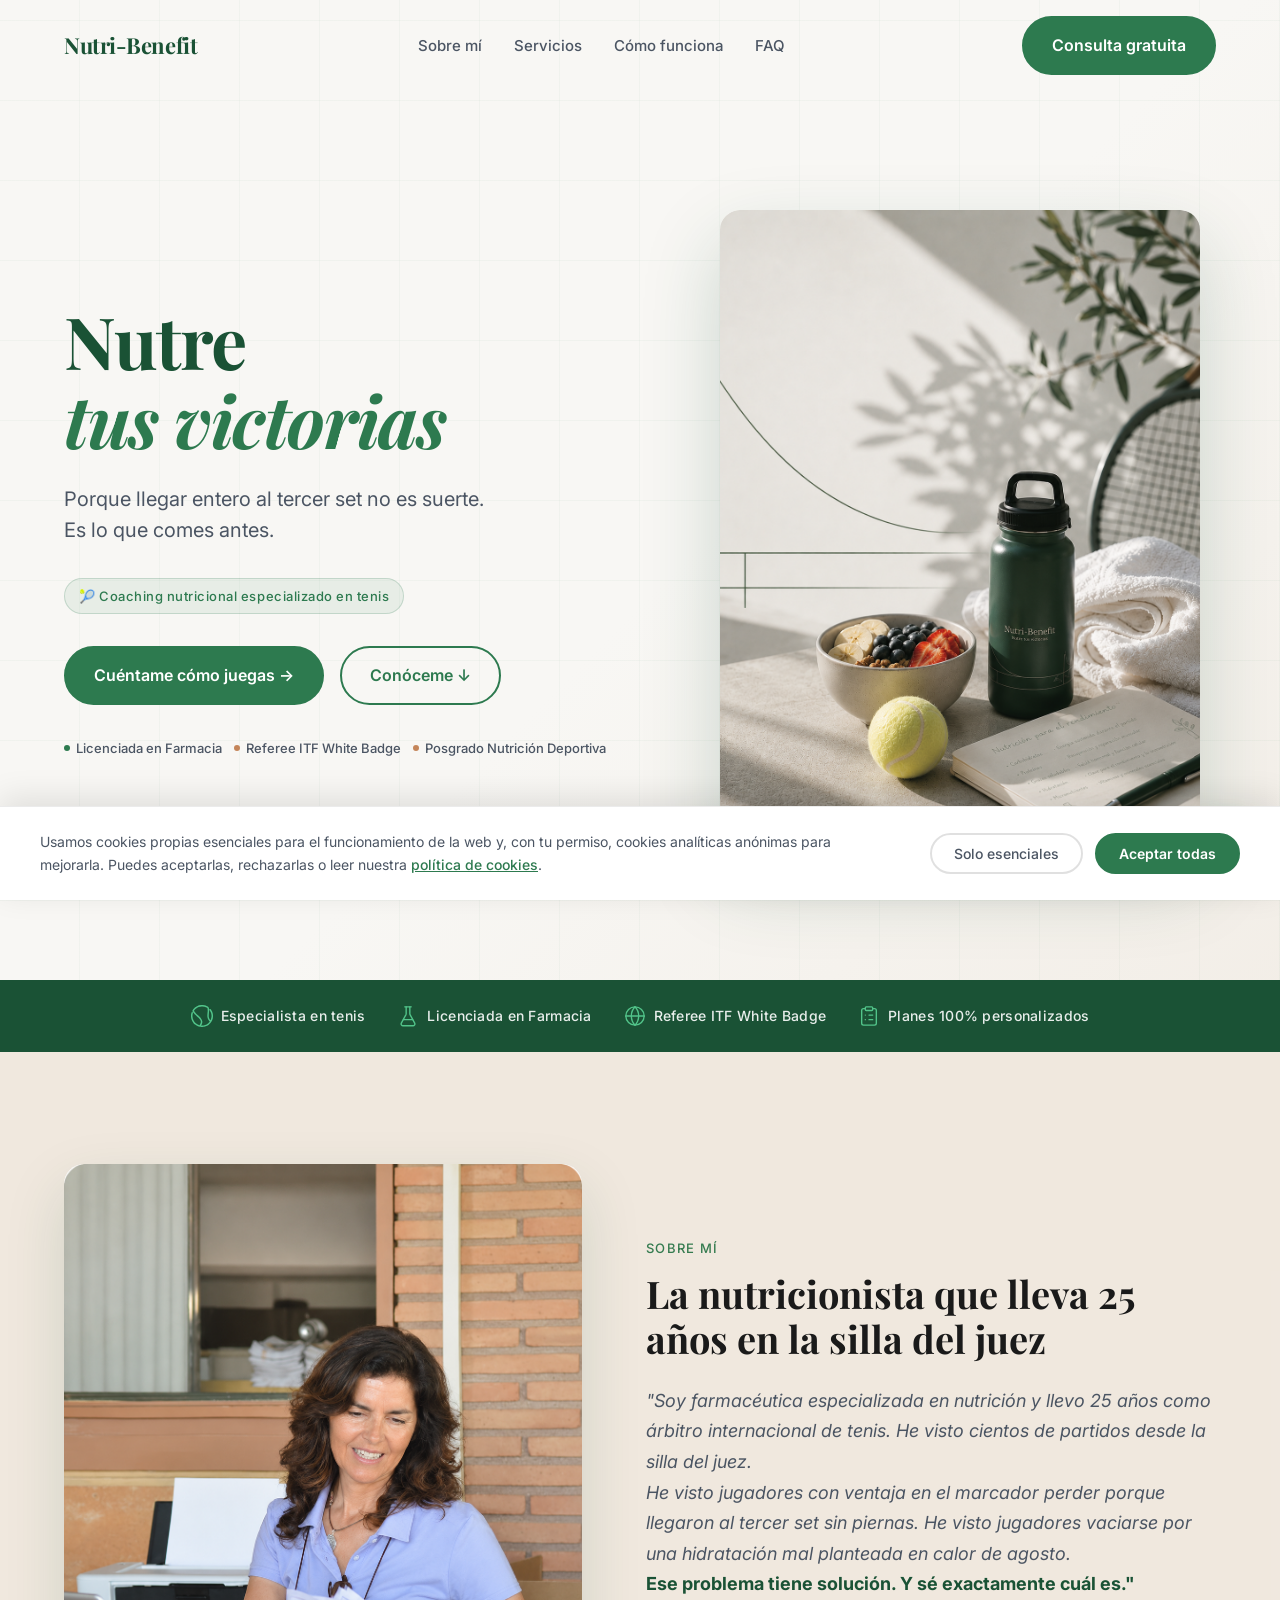
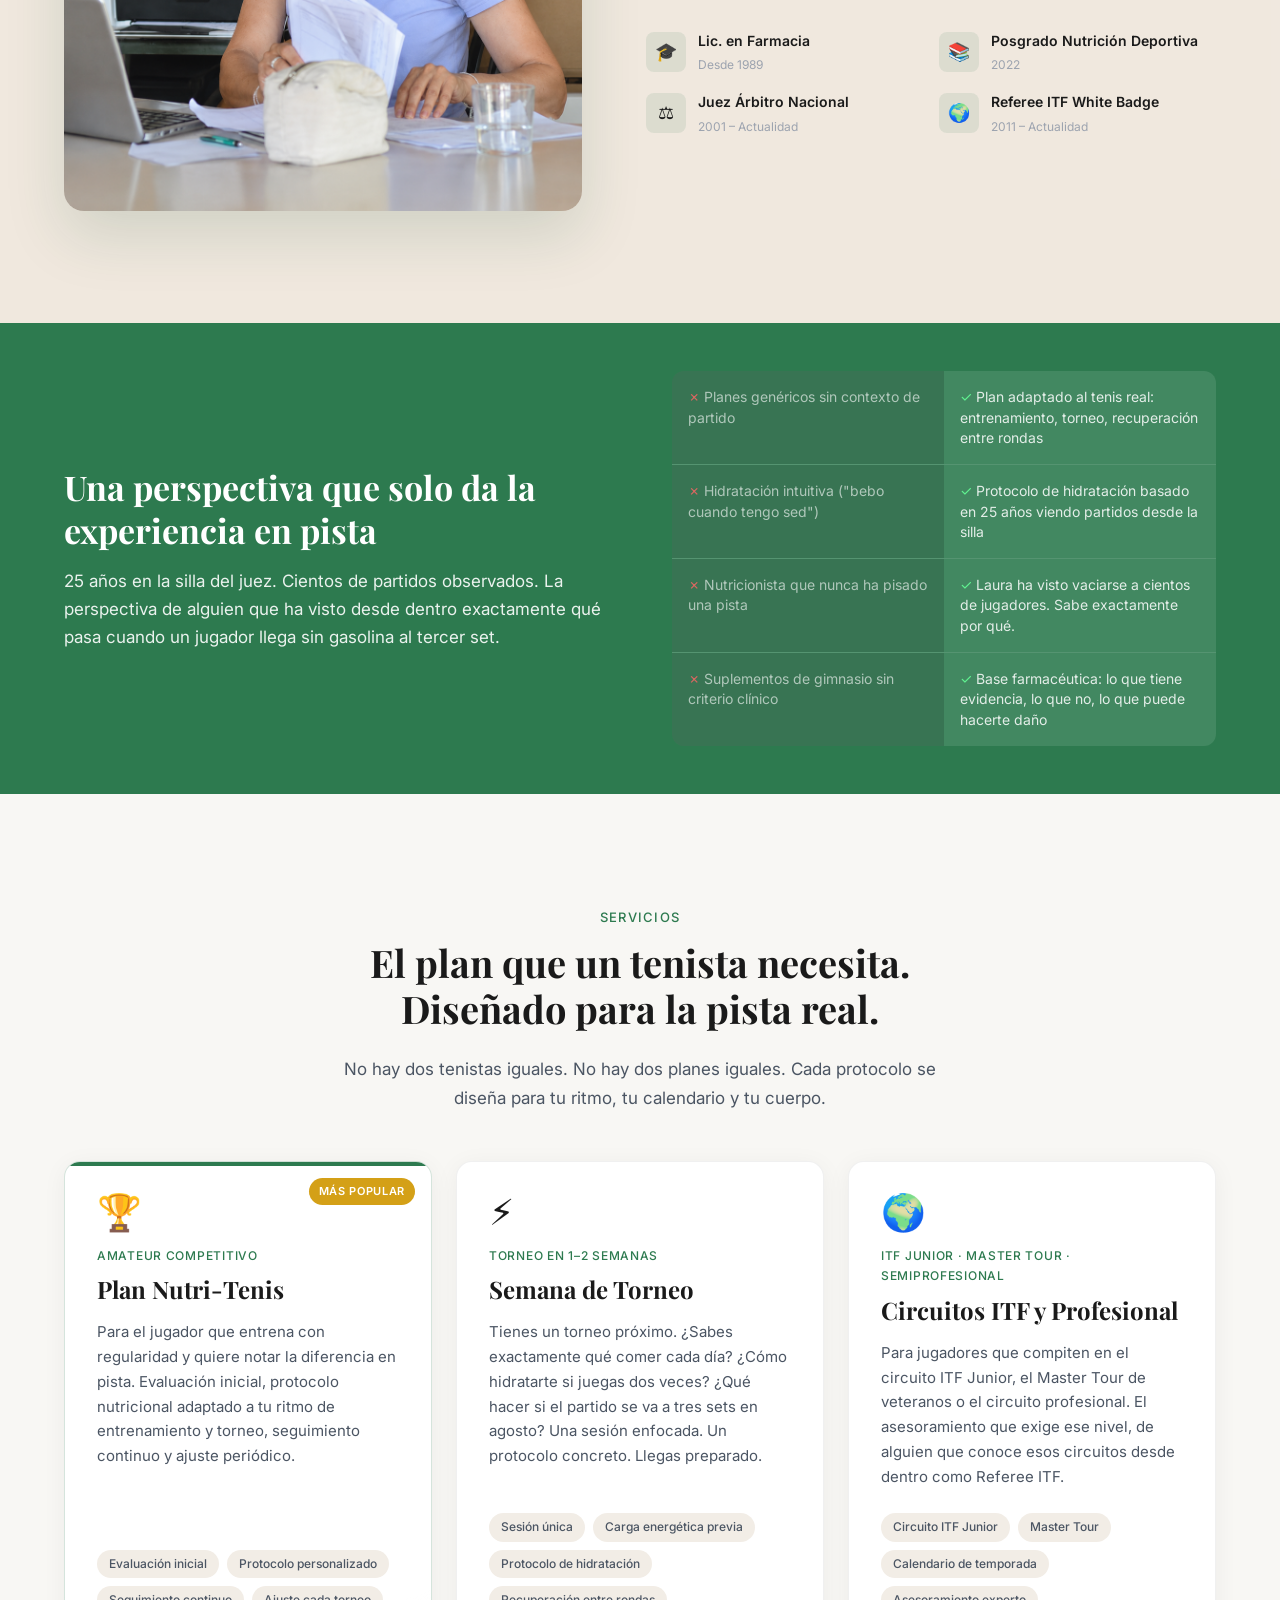
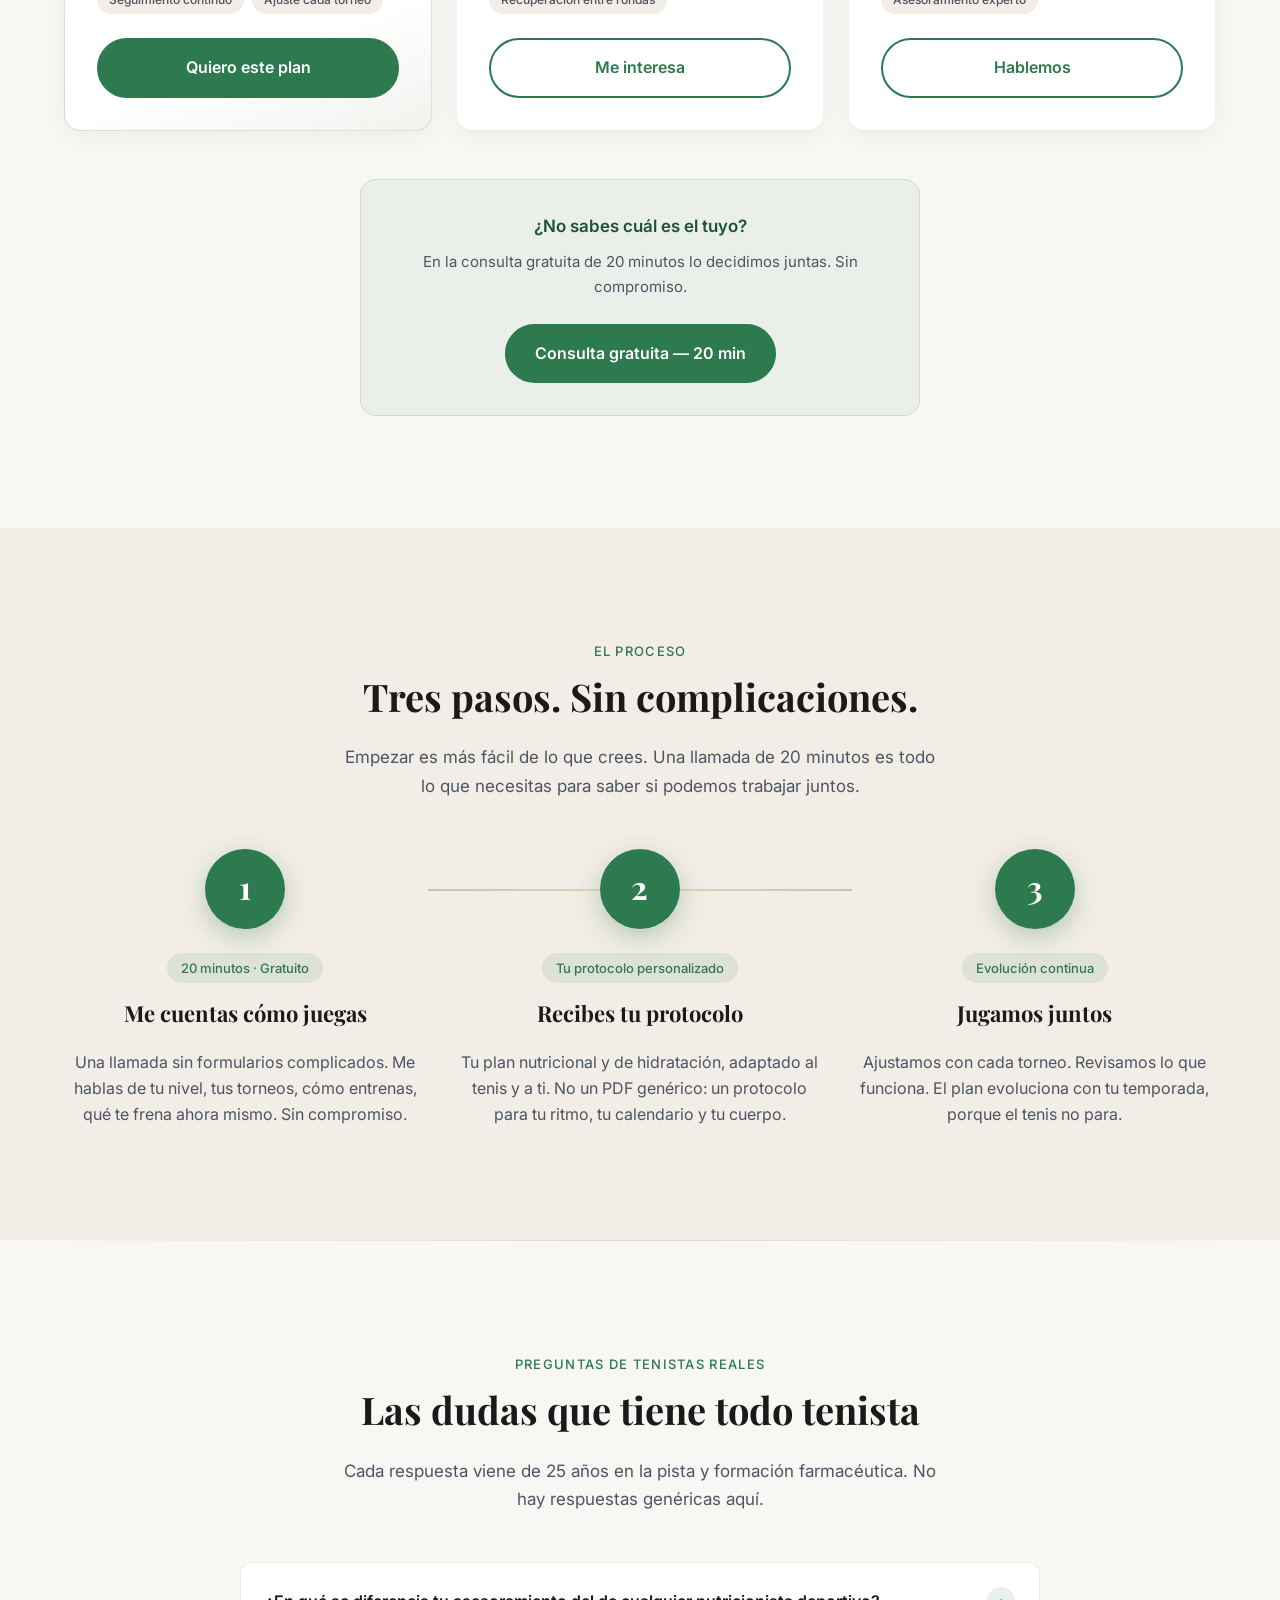
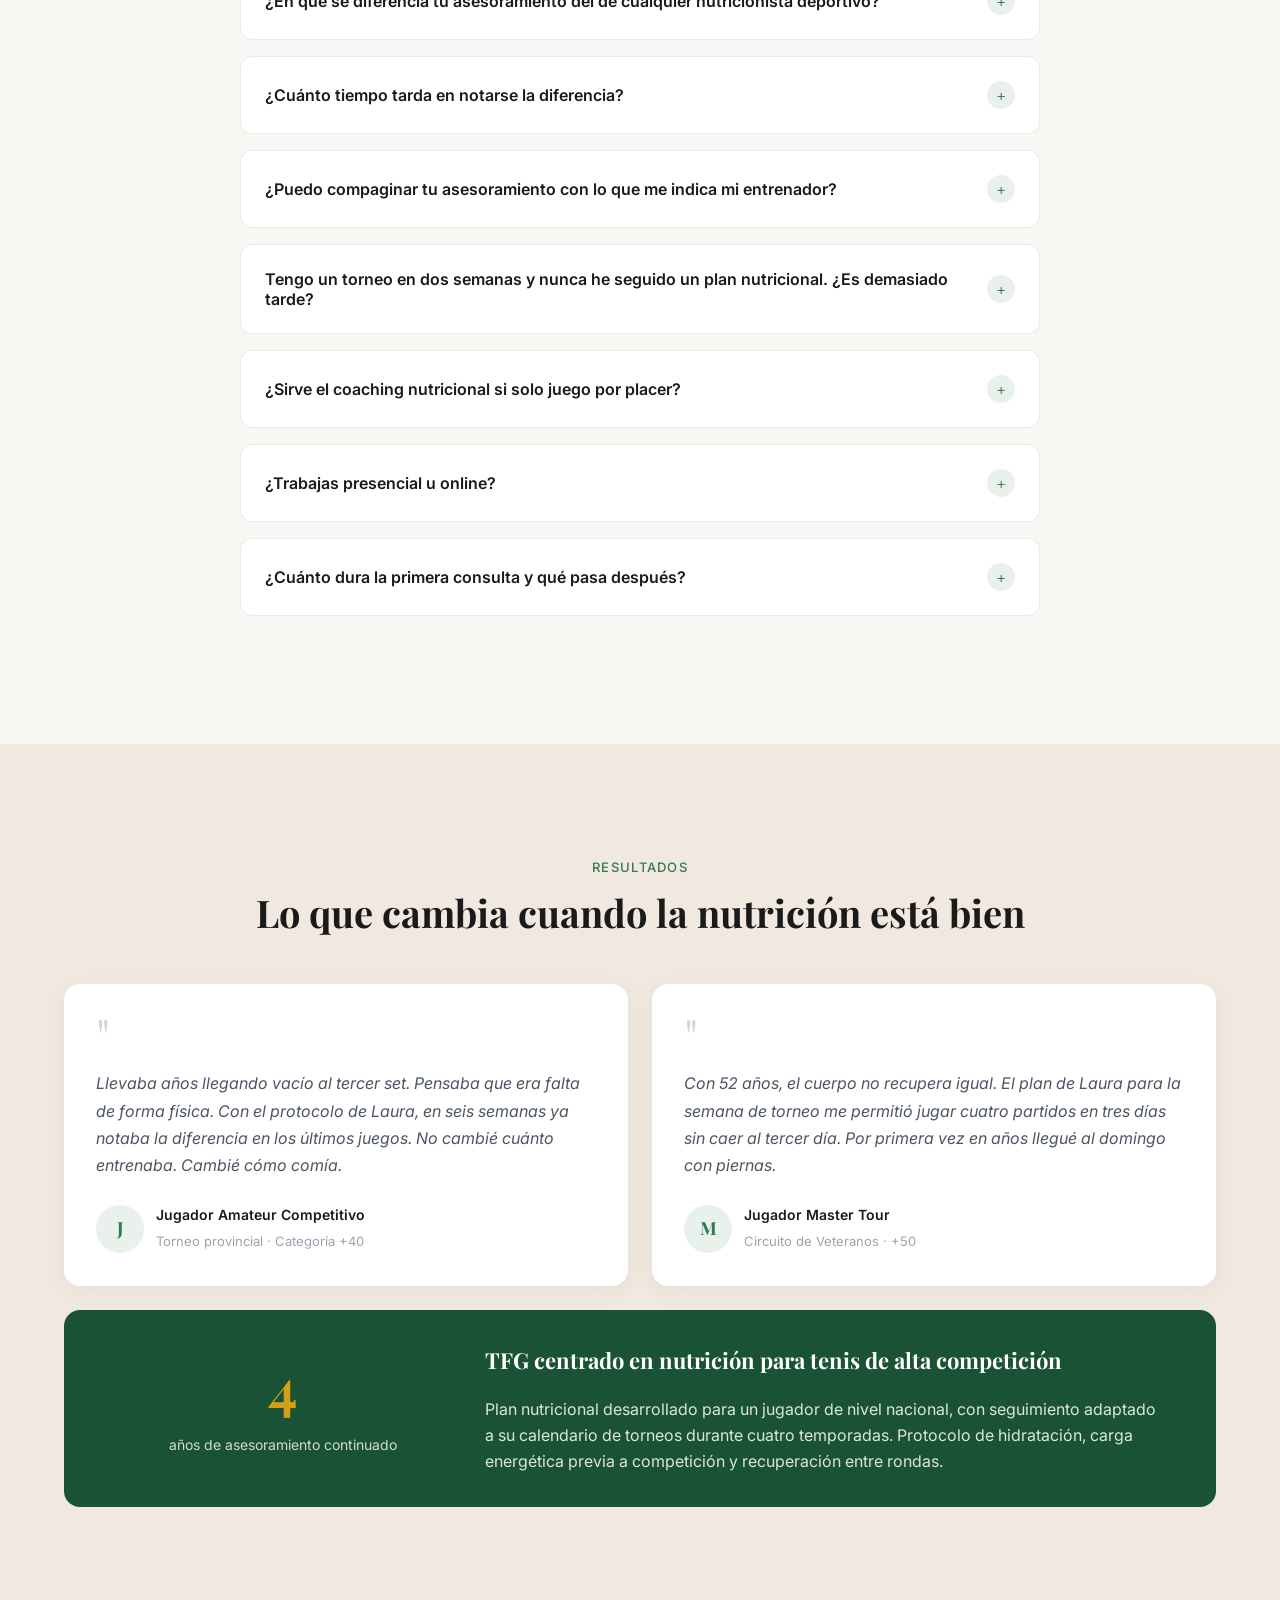
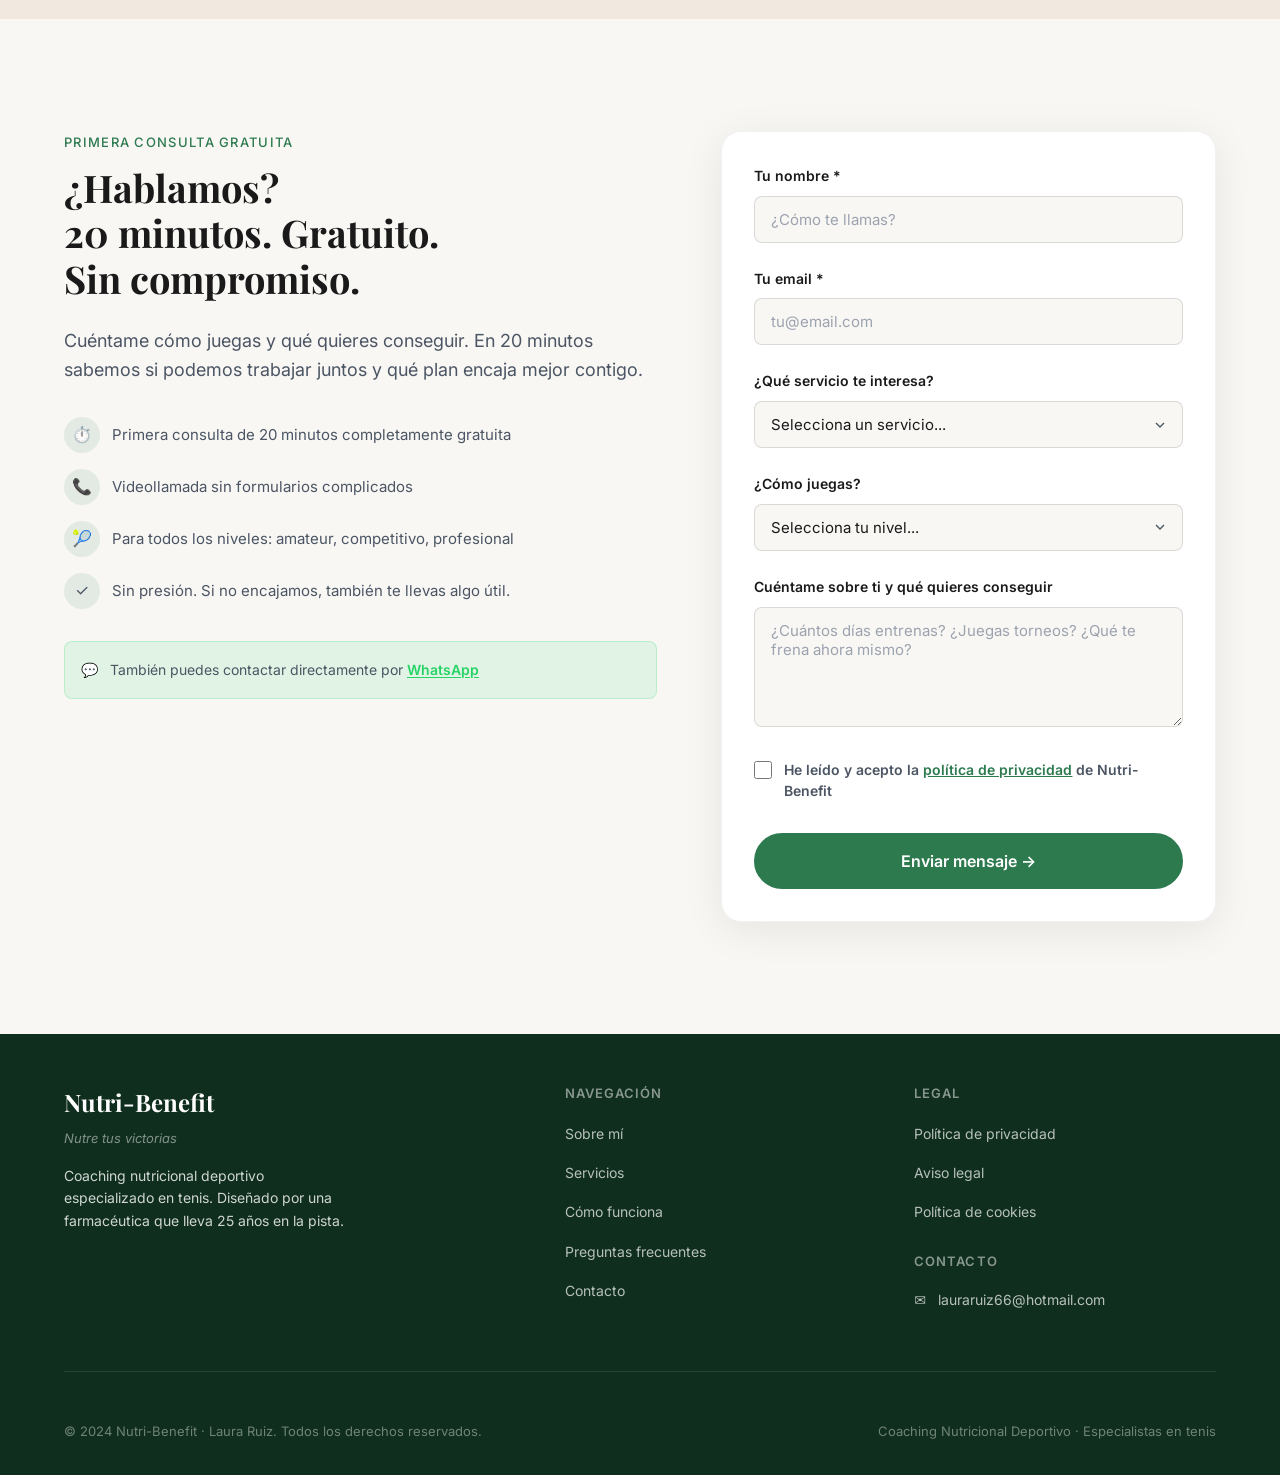
<file: index.html>
<!DOCTYPE html>
<html lang="es">
<head>
  <meta charset="UTF-8">
  <meta name="viewport" content="width=device-width, initial-scale=1.0">
  <title>Nutri-Benefit — Coaching Nutricional para Tenistas | Laura Ruiz</title>
  <meta name="description" content="Coaching nutricional deportivo especializado en tenis. Licenciada en Farmacia y Referee ITF White Badge. Diseñado para tenistas reales, por alguien que lleva 25 años en la pista.">

  <!-- Open Graph -->
  <meta property="og:title" content="Nutri-Benefit — Nutre tus victorias">
  <meta property="og:description" content="Coaching nutricional para tenistas. Farmacéutica · Referee ITF · Nutricionista Deportiva. Primera consulta gratuita.">
  <meta property="og:type" content="website">
  <meta property="og:url" content="https://nutri-benefit.es">

  <!-- Google Fonts -->
  <link rel="preconnect" href="https://fonts.googleapis.com">
  <link rel="preconnect" href="https://fonts.gstatic.com" crossorigin>
  <link href="https://fonts.googleapis.com/css2?family=Playfair+Display:ital,wght@0,700;1,400&family=Inter:wght@400;500;600&display=swap" rel="stylesheet">

  <!-- Styles -->
  <link rel="stylesheet" href="css/styles.css">

  <!-- Schema.org -->
  <script type="application/ld+json">
  {
    "@context": "https://schema.org",
    "@type": "Person",
    "name": "Laura Ruiz",
    "jobTitle": "Nutricionista Deportiva y Farmacéutica",
    "description": "Coaching nutricional deportivo especializado en tenis. Licenciada en Farmacia, Referee ITF White Badge, Posgrado en Nutrición Deportiva.",
    "url": "https://nutri-benefit.es",
    "sameAs": []
  }
  </script>
</head>
<body>

  <!-- ══════════════════════════════════════════════════════
       NAVBAR
  ══════════════════════════════════════════════════════ -->
  <nav id="navbar" role="navigation" aria-label="Navegación principal">
    <div class="nav-inner">
      <a href="#" class="nav-logo" aria-label="Nutri-Benefit inicio">
        <span class="brand">Nutri-Benefit</span>
        <span class="tagline">Nutre tus victorias</span>
      </a>

      <ul class="nav-links" role="list">
        <li><a href="#sobre-mi">Sobre mí</a></li>
        <li><a href="#servicios">Servicios</a></li>
        <li><a href="#como-funciona">Cómo funciona</a></li>
        <li><a href="#faq">FAQ</a></li>
      </ul>

      <a href="#contacto" class="btn btn-primary nav-cta">Consulta gratuita</a>

      <button class="hamburger" id="hamburger" aria-label="Abrir menú" aria-expanded="false">
        <span></span><span></span><span></span>
      </button>
    </div>
  </nav>

  <!-- Mobile nav overlay -->
  <div class="mobile-nav" id="mobile-nav" role="dialog" aria-label="Menú móvil">
    <nav class="mobile-nav-links">
      <a href="#sobre-mi">Sobre Laura</a>
      <a href="#servicios">Servicios</a>
      <a href="#como-funciona">Cómo funciona</a>
      <a href="#faq">FAQ</a>
    </nav>
    <div class="mobile-nav-footer">
      <a href="#contacto" class="btn btn-primary">Consulta gratuita →</a>
    </div>
  </div>

  <main>

    <!-- ══════════════════════════════════════════════════════
         HERO
    ══════════════════════════════════════════════════════ -->
    <section id="hero" aria-label="Encabezado principal">
      <div class="hero-bg"></div>

      <div class="hero-content">
        <h1 class="hero-h1 fade-up fade-up-delay-1">
          Nutre<br><em>tus victorias</em>
        </h1>

        <p class="hero-h2 fade-up fade-up-delay-2">
          Porque llegar entero al tercer set no es suerte.<br>
          Es lo que comes antes.
        </p>

        <div class="hero-eyebrow fade-up">
          🎾 Coaching nutricional especializado en tenis
        </div>

        <div class="hero-ctas fade-up fade-up-delay-3">
          <a href="#contacto" class="btn btn-primary" id="hero-cta">
            Cuéntame cómo juegas →
          </a>
          <a href="#sobre-mi" class="btn btn-secondary">
            Conóceme ↓
          </a>
        </div>

        <div class="hero-credentials fade-up fade-up-delay-3">
          <span class="credential-dot">Licenciada en Farmacia</span>
          <span class="credential-dot">Referee ITF White Badge</span>
          <span class="credential-dot">Posgrado Nutrición Deportiva</span>
        </div>
      </div>

      <div class="hero-visual">
        <div class="hero-photo-frame fade-up">
          <img src="img/ChatGPT Image May 28, 2026 at 11_13_52 AM.png" alt="Laura Ruiz, nutricionista deportiva y árbitro ITF">

        </div>
      </div>
    </section>

    <!-- ══════════════════════════════════════════════════════
         BARRA DE CONFIANZA
    ══════════════════════════════════════════════════════ -->
    <div id="trust-bar" role="complementary" aria-label="Credenciales">
      <div class="container">
        <div class="trust-grid">
          <div class="trust-item fade-up">
            <span class="icon">
              <svg xmlns="http://www.w3.org/2000/svg" width="22" height="22" viewBox="0 0 512 512" fill="currentColor" aria-hidden="true">
                <path d="M0 0 C0.9005864 -0.00701431 1.80117279 -0.01402863 2.72904968 -0.02125549 C5.61759506 -0.03865309 8.50593541 -0.04510727 11.39453125 -0.046875 C12.87509003 -0.04788712 12.87509003 -0.04788712 14.38555908 -0.04891968 C28.85428676 -0.03318992 42.98044345 0.32301416 57.20703125 3.203125 C58.12484375 3.38536621 59.04265625 3.56760742 59.98828125 3.75537109 C66.43964765 5.06690057 72.83133002 6.56447537 79.20703125 8.203125 C80.33915039 8.49292236 80.33915039 8.49292236 81.49414062 8.78857422 C99.2256773 13.42931229 116.05539093 20.60129356 132.20703125 29.203125 C133.30144531 29.77933594 133.30144531 29.77933594 134.41796875 30.3671875 C142.56273445 34.67585195 150.52370994 39.17055724 158.08203125 44.453125 C158.64680176 44.84097168 159.21157227 45.22881836 159.79345703 45.62841797 C166.97587399 50.82537979 169.13026911 57.17161854 171.26953125 65.390625 C171.65467896 66.83743652 171.65467896 66.83743652 172.04760742 68.31347656 C174.4217014 77.51431585 176.06007959 86.77497192 177.20703125 96.203125 C177.30129395 96.925 177.39555664 97.646875 177.49267578 98.390625 C178.44012962 106.47194861 178.45070136 114.57780121 178.45703125 122.703125 C178.45770599 123.49266571 178.45838074 124.28220642 178.45907593 125.09567261 C178.43354454 144.18289188 176.66114237 163.01259345 174.57421875 181.96777344 C172.05176225 204.89703234 169.71811337 227.67590569 169.70703125 250.765625 C169.70281158 251.62993134 169.69859192 252.49423767 169.69424438 253.38473511 C169.66118571 268.57948968 171.3173471 283.5573846 175.76953125 298.140625 C176.01783691 298.95781006 176.26614258 299.77499512 176.52197266 300.61694336 C182.83411866 320.18159556 195.36854297 340.94234975 212.20703125 353.203125 C231.51416925 306.79724435 240.37294386 259.09706687 229.20703125 209.203125 C229.02188965 208.36168945 228.83674805 207.52025391 228.64599609 206.65332031 C221.57647524 175.33180536 207.90166237 147.84075861 189.20581055 121.95117188 C188.703479 121.25056641 188.20114746 120.54996094 187.68359375 119.828125 C187.23064941 119.20164062 186.77770508 118.57515625 186.31103516 117.9296875 C183.78335811 113.97662865 183.62461413 109.74112506 184.20703125 105.203125 C185.96756821 99.91194599 188.44762821 96.25402439 193.20703125 93.203125 C196.02531303 92.26369774 198.01924794 91.97729873 200.95703125 91.890625 C201.776875 91.85324219 202.59671875 91.81585938 203.44140625 91.77734375 C209.63425846 92.73076309 213.65880676 96.15788653 217.32666016 100.97119141 C217.78218262 101.60460449 218.23770508 102.23801758 218.70703125 102.890625 C219.2076709 103.57560059 219.70831055 104.26057617 220.22412109 104.96630859 C232.30558942 121.88478835 242.34296579 139.9729126 250.20703125 159.203125 C250.70106445 160.40412842 250.70106445 160.40412842 251.20507812 161.62939453 C259.48335453 182.07538293 264.14767509 203.40787643 267.20703125 225.203125 C267.47181274 227.03991821 267.47181274 227.03991821 267.74194336 228.91381836 C268.3208789 233.62721873 268.38708679 238.31030567 268.41015625 243.0546875 C268.41585632 243.99001312 268.4215564 244.92533875 268.4274292 245.88900757 C268.4368375 247.86739997 268.4433965 249.84580776 268.44726562 251.82421875 C268.45684598 254.77113464 268.48785642 257.71731356 268.51953125 260.6640625 C268.61611699 277.92975869 266.75749347 294.84647441 262.95703125 311.703125 C262.74796143 312.64124023 262.5388916 313.57935547 262.32348633 314.54589844 C249.57816493 369.7310658 217.78361101 421.08418753 173.20703125 456.203125 C172.02753906 457.18345703 172.02753906 457.18345703 170.82421875 458.18359375 C158.92594489 468.0202855 145.79166821 475.93972098 132.20703125 483.203125 C131.58280273 483.54053711 130.95857422 483.87794922 130.31542969 484.22558594 C109.34411225 495.47393778 86.96548602 503.12199405 63.70703125 507.890625 C62.23097412 508.19468262 62.23097412 508.19468262 60.72509766 508.50488281 C44.64902695 511.65334328 28.92944567 512.57947457 12.58203125 512.515625 C11.12719833 512.51289078 11.12719833 512.51289078 9.64297485 512.51010132 C-4.7061792 512.46471553 -18.67577134 511.96885438 -32.79296875 509.203125 C-33.70594727 509.03683594 -34.61892578 508.87054688 -35.55957031 508.69921875 C-77.19159155 501.03949423 -115.95349081 482.79687617 -148.79296875 456.203125 C-149.33743652 455.76307129 -149.8819043 455.32301758 -150.44287109 454.86962891 C-164.51470804 443.39137637 -177.72977522 430.62593436 -188.79296875 416.203125 C-189.55222656 415.27242188 -190.31148437 414.34171875 -191.09375 413.3828125 C-223.07811345 373.49162874 -243.72681874 319.73434326 -243.99609375 268.41015625 C-244.00310806 267.50956985 -244.01012238 266.60898346 -244.01734924 265.68110657 C-244.03474684 262.79256119 -244.04120102 259.90422084 -244.04296875 257.015625 C-244.04398087 255.53506622 -244.04398087 255.53506622 -244.04501343 254.02459717 C-244.02928235 239.55464844 -243.66840223 225.43142047 -240.79296875 211.203125 C-240.61072754 210.27999512 -240.42848633 209.35686523 -240.24072266 208.40576172 C-233.46129546 174.83711927 -233.46129546 174.83711927 -225.79296875 168.203125 C-221.25576853 165.27915153 -217.11867693 164.31550697 -211.79296875 165.203125 C-205.95675592 167.0813244 -202.72071167 169.69896831 -199.79296875 175.203125 C-197.25926886 182.80422467 -199.50205599 189.77691628 -201.60546875 197.203125 C-217.0081282 254.28303899 -209.72177065 314.54948178 -180.79296875 366.203125 C-166.72225498 390.17993083 -148.68685498 412.02438299 -126.79296875 429.203125 C-125.84292969 429.98171875 -124.89289063 430.7603125 -123.9140625 431.5625 C-101.14505744 449.82423075 -74.54708543 461.75045007 -46.79296875 470.203125 C-26.13234054 444.80680224 -12.06378999 415.57073139 -14.79296875 382.203125 C-17.35483395 363.63152564 -26.53104991 346.86931208 -37.79296875 332.203125 C-38.40914062 331.39230469 -39.0253125 330.58148438 -39.66015625 329.74609375 C-48.13448668 318.86308434 -57.82356476 309.0870962 -67.54296875 299.328125 C-68.33485596 298.53156494 -69.12674316 297.73500488 -69.94262695 296.91430664 C-74.14997703 292.71839556 -78.43602583 288.68334103 -82.93945312 284.80712891 C-85.74392865 282.38017893 -88.45389091 279.85514234 -91.16796875 277.328125 C-95.0182023 273.75798927 -98.88176349 270.20664762 -102.79296875 266.703125 C-107.17477468 262.77509832 -111.50462702 258.79381833 -115.82275391 254.79614258 C-118.55449505 252.26757217 -121.2908497 249.74467538 -124.04296875 247.23828125 C-128.85750092 242.85236894 -133.61447507 238.44482358 -138.171875 233.7890625 C-139.87406577 232.12378671 -141.65593382 230.60789867 -143.48046875 229.078125 C-148.89075261 224.41227943 -153.58721707 219.07362992 -158.36621094 213.77832031 C-159.62608219 212.38737416 -160.89990156 211.00908928 -162.17578125 209.6328125 C-168.46169659 202.80617326 -174.18802165 195.59118992 -179.79296875 188.203125 C-180.21723145 187.64641113 -180.64149414 187.08969727 -181.07861328 186.51611328 C-211.98967388 145.62750831 -211.98967388 145.62750831 -209.69921875 128.21484375 C-204.55004598 111.10272217 -188.58622574 94.75567105 -176.5078125 82.0703125 C-174.11406795 79.54224272 -171.81801141 76.96238492 -169.54296875 74.328125 C-165.91073533 70.22793513 -161.98282384 66.71973842 -157.79296875 63.203125 C-156.90480469 62.41550781 -156.01664062 61.62789062 -155.1015625 60.81640625 C-140.43247372 47.89421125 -124.19436998 37.07549053 -106.79296875 28.203125 C-105.96684082 27.78047363 -105.14071289 27.35782227 -104.28955078 26.92236328 C-72.40675834 10.78534865 -35.92468067 0.1884807 0 0 Z M-130.79296875 85.203125 C-131.56253906 85.86183594 -132.33210938 86.52054688 -133.125 87.19921875 C-146.8598045 99.24849168 -159.37520102 112.15827016 -169.79296875 127.203125 C-170.24486572 127.79343506 -170.6967627 128.38374512 -171.16235352 128.99194336 C-172.59789053 130.919506 -172.59789053 130.919506 -173.79296875 134.203125 C-172.80021049 137.22045912 -171.9234422 139.05381346 -170.23046875 141.640625 C-169.5977002 142.67606445 -169.5977002 142.67606445 -168.95214844 143.73242188 C-167.60045544 145.91372016 -166.20362462 148.05957217 -164.79296875 150.203125 C-164.35936035 150.87617676 -163.92575195 151.54922852 -163.47900391 152.24267578 C-158.50178091 159.93337914 -153.10385814 167.25971158 -147.35546875 174.390625 C-146.87883789 174.98294922 -146.40220703 175.57527344 -145.91113281 176.18554688 C-136.87789949 187.16758922 -126.85608847 197.30709813 -116.79150391 207.33496094 C-115.02648331 209.0945598 -113.26695742 210.85952897 -111.5078125 212.625 C-106.30519744 217.83071783 -101.10122825 222.97042362 -95.49707031 227.74853516 C-92.77432547 230.07262022 -90.16393149 232.5156505 -87.54296875 234.953125 C-86.41681933 235.99625858 -85.29051364 237.03922349 -84.1640625 238.08203125 C-83.60315918 238.60168457 -83.04225586 239.12133789 -82.46435547 239.65673828 C-76.2998551 245.36020678 -70.10789 251.03361497 -63.85546875 256.640625 C-62.16693245 258.16030767 -60.47948891 259.68120515 -58.79296875 261.203125 C-57.83132812 262.07066406 -56.8696875 262.93820312 -55.87890625 263.83203125 C-43.90099231 274.71761377 -31.80283498 285.84116574 -21.8203125 298.62109375 C-19.60732763 301.43955811 -17.26584731 304.12128841 -14.91796875 306.828125 C1.52993255 326.59625483 13.89642702 350.75769259 18.20703125 376.203125 C18.33851563 376.96496094 18.47 377.72679687 18.60546875 378.51171875 C23.18080765 411.21920897 11.42700327 446.70161017 -7.0625 473.5703125 C-8.97605279 475.95657873 -8.97605279 475.95657873 -8.79296875 478.203125 C48.64667915 484.29520887 106.28463716 465.93248913 151.20703125 430.203125 C152.05491211 429.53095947 152.05491211 429.53095947 152.91992188 428.84521484 C168.91076263 416.0459031 182.98060105 401.36536888 194.20703125 384.203125 C193.69954346 383.71658447 193.19205566 383.23004395 192.66918945 382.72875977 C156.18828834 347.55001213 136.81364986 306.80517487 135.88174438 255.70167542 C135.5872635 232.36462279 137.6756482 209.36963432 140.17619324 186.1930542 C145.85792813 136.19794525 145.85792813 136.19794525 141.56445312 86.27001953 C141.20703125 84.203125 141.20703125 84.203125 140.97265625 80.60546875 C140.52713286 76.41012349 139.84617867 73.62674946 136.56933594 70.78076172 C131.42968151 67.02853726 125.85471523 64.10620452 120.20703125 61.203125 C118.82377317 60.46437537 117.4409332 59.72484213 116.05859375 58.984375 C85.77701886 43.07613408 52.37612134 34.38010119 18.20703125 33.203125 C16.70462891 33.14125 16.70462891 33.14125 15.171875 33.078125 C-37.48563509 31.96808526 -90.96022576 50.74811497 -130.79296875 85.203125 Z " fill="currentColor" transform="translate(243.79296875,-0.203125)"/>
              </svg>
            </span>
            <span>Especialista en tenis</span>
          </div>
          <div class="trust-item fade-up fade-up-delay-1">
            <span class="icon">
              <svg xmlns="http://www.w3.org/2000/svg" width="22" height="22" viewBox="0 0 24 24" fill="none" stroke="currentColor" stroke-width="1.5" stroke-linecap="round" stroke-linejoin="round" aria-hidden="true">
                <path d="M10 2v7.527a2 2 0 0 1-.211.896L4.72 19.8a2 2 0 0 0 1.787 2.9h11a2 2 0 0 0 1.787-2.9l-5.069-9.377A2 2 0 0 1 14 9.527V2"/><path d="M8.5 2h7"/><path d="M7 16h10"/>
              </svg>
            </span>
            <span>Licenciada en Farmacia</span>
          </div>
          <div class="trust-item fade-up fade-up-delay-2">
            <span class="icon">
              <svg xmlns="http://www.w3.org/2000/svg" width="22" height="22" viewBox="0 0 24 24" fill="none" stroke="currentColor" stroke-width="1.5" stroke-linecap="round" stroke-linejoin="round" aria-hidden="true">
                <circle cx="12" cy="12" r="10"/><path d="M12 2a14.5 14.5 0 0 0 0 20 14.5 14.5 0 0 0 0-20"/><path d="M2 12h20"/>
              </svg>
            </span>
            <span>Referee ITF White Badge</span>
          </div>
          <div class="trust-item fade-up fade-up-delay-3">
            <span class="icon">
              <svg xmlns="http://www.w3.org/2000/svg" width="22" height="22" viewBox="0 0 24 24" fill="none" stroke="currentColor" stroke-width="1.5" stroke-linecap="round" stroke-linejoin="round" aria-hidden="true">
                <rect width="8" height="4" x="8" y="2" rx="1"/><path d="M16 4h2a2 2 0 0 1 2 2v14a2 2 0 0 1-2 2H6a2 2 0 0 1-2-2V6a2 2 0 0 1 2-2h2"/><path d="M12 11h4"/><path d="M12 16h4"/><path d="M8 11h.01"/><path d="M8 16h.01"/>
              </svg>
            </span>
            <span>Planes 100% personalizados</span>
          </div>
        </div>
      </div>
    </div>

    <!-- ══════════════════════════════════════════════════════
         SOBRE LAURA
    ══════════════════════════════════════════════════════ -->
    <section id="sobre-mi" class="section-pad" aria-label="Sobre Laura Ruiz">
      <div class="container">
        <div class="sobre-grid">
          <div class="sobre-photo-wrap fade-up">
            <div class="sobre-photo-frame">
              <img src="img/ChatGPT Image May 28, 2026 at 12_29_39 PM.png" alt="Laura Ruiz, nutricionista deportiva">
            </div>
          </div>

          <div class="sobre-content">
            <span class="section-label">Sobre mí</span>
            <h2 class="section-title fade-up">
              La nutricionista que lleva 25 años en la silla del juez
            </h2>

            <blockquote class="fade-up">
              <p>"Soy farmacéutica especializada en nutrición y llevo 25 años como árbitro internacional de tenis. He visto cientos de partidos desde la silla del juez.</p>
              <p>He visto jugadores con ventaja en el marcador perder porque llegaron al tercer set sin piernas. He visto jugadores vaciarse por una hidratación mal planteada en calor de agosto.</p>
              <p><strong>Ese problema tiene solución. Y sé exactamente cuál es."</strong></p>
            </blockquote>

            <div class="credentials-grid fade-up">
              <div class="credential-item">
                <div class="credential-icon">🎓</div>
                <div class="credential-info">
                  <strong>Lic. en Farmacia</strong>
                  <span>Desde 1989</span>
                </div>
              </div>
              <div class="credential-item">
                <div class="credential-icon">📚</div>
                <div class="credential-info">
                  <strong>Posgrado Nutrición Deportiva</strong>
                  <span>2022</span>
                </div>
              </div>
              <div class="credential-item">
                <div class="credential-icon">⚖️</div>
                <div class="credential-info">
                  <strong>Juez Árbitro Nacional</strong>
                  <span>2001 – Actualidad</span>
                </div>
              </div>
              <div class="credential-item">
                <div class="credential-icon">🌍</div>
                <div class="credential-info">
                  <strong>Referee ITF White Badge</strong>
                  <span>2011 – Actualidad</span>
                </div>
              </div>
            </div>
          </div>
        </div>
      </div>
    </section>

    <!-- Diferencial strip -->
    <div class="diferencial-strip">
      <div class="container">
        <div class="diferencial-inner">
          <div class="diferencial-text fade-up">
            <h2>Una perspectiva que solo da la experiencia en pista</h2>
            <p>25 años en la silla del juez. Cientos de partidos observados. La perspectiva de alguien que ha visto desde dentro exactamente qué pasa cuando un jugador llega sin gasolina al tercer set.</p>
          </div>
          <div class="diferencial-table fade-up fade-up-delay-1" role="table" aria-label="Comparativa de diferenciales">
            <div class="dif-row" role="row">
              <div class="dif-cell bad" role="cell">Planes genéricos sin contexto de partido</div>
              <div class="dif-cell good" role="cell">Plan adaptado al tenis real: entrenamiento, torneo, recuperación entre rondas</div>
            </div>
            <div class="dif-row" role="row">
              <div class="dif-cell bad" role="cell">Hidratación intuitiva ("bebo cuando tengo sed")</div>
              <div class="dif-cell good" role="cell">Protocolo de hidratación basado en 25 años viendo partidos desde la silla</div>
            </div>
            <div class="dif-row" role="row">
              <div class="dif-cell bad" role="cell">Nutricionista que nunca ha pisado una pista</div>
              <div class="dif-cell good" role="cell">Laura ha visto vaciarse a cientos de jugadores. Sabe exactamente por qué.</div>
            </div>
            <div class="dif-row" role="row">
              <div class="dif-cell bad" role="cell">Suplementos de gimnasio sin criterio clínico</div>
              <div class="dif-cell good" role="cell">Base farmacéutica: lo que tiene evidencia, lo que no, lo que puede hacerte daño</div>
            </div>
          </div>
        </div>
      </div>
    </div>

    <!-- ══════════════════════════════════════════════════════
         SERVICIOS
    ══════════════════════════════════════════════════════ -->
    <section id="servicios" class="section-pad" aria-label="Servicios">
      <div class="container">
        <div class="text-center">
          <span class="section-label">Servicios</span>
          <h2 class="section-title fade-up">El plan que un tenista necesita.<br>Diseñado para la pista real.</h2>
          <p class="section-subtitle fade-up">No hay dos tenistas iguales. No hay dos planes iguales. Cada protocolo se diseña para tu ritmo, tu calendario y tu cuerpo.</p>
        </div>

        <div class="servicios-grid">
          <!-- Servicio 1 -->
          <article class="service-card featured fade-up" aria-label="Plan Nutri-Tenis">
            <div class="service-featured-badge">Más popular</div>
            <div class="service-icon">🏆</div>
            <div class="service-for">Amateur competitivo</div>
            <h3>Plan Nutri-Tenis</h3>
            <p>Para el jugador que entrena con regularidad y quiere notar la diferencia en pista. Evaluación inicial, protocolo nutricional adaptado a tu ritmo de entrenamiento y torneo, seguimiento continuo y ajuste periódico.</p>
            <div class="service-tags">
              <span class="service-tag">Evaluación inicial</span>
              <span class="service-tag">Protocolo personalizado</span>
              <span class="service-tag">Seguimiento continuo</span>
              <span class="service-tag">Ajuste cada torneo</span>
            </div>
            <a href="#contacto" class="btn btn-primary service-cta" data-plan="plan-nutri-tenis">Quiero este plan</a>
          </article>

          <!-- Servicio 2 -->
          <article class="service-card fade-up fade-up-delay-1" aria-label="Semana de Torneo">
            <div class="service-icon">⚡</div>
            <div class="service-for">Torneo en 1–2 semanas</div>
            <h3>Semana de Torneo</h3>
            <p>Tienes un torneo próximo. ¿Sabes exactamente qué comer cada día? ¿Cómo hidratarte si juegas dos veces? ¿Qué hacer si el partido se va a tres sets en agosto? Una sesión enfocada. Un protocolo concreto. Llegas preparado.</p>
            <div class="service-tags">
              <span class="service-tag">Sesión única</span>
              <span class="service-tag">Carga energética previa</span>
              <span class="service-tag">Protocolo de hidratación</span>
              <span class="service-tag">Recuperación entre rondas</span>
            </div>
            <a href="#contacto" class="btn btn-secondary service-cta" data-plan="semana-de-torneo">Me interesa</a>
          </article>

          <!-- Servicio 3 -->
          <article class="service-card fade-up fade-up-delay-2" aria-label="Circuitos ITF y Profesional">
            <div class="service-icon">🌍</div>
            <div class="service-for">ITF Junior · Master Tour · Semiprofesional</div>
            <h3>Circuitos ITF y Profesional</h3>
            <p>Para jugadores que compiten en el circuito ITF Junior, el Master Tour de veteranos o el circuito profesional. El asesoramiento que exige ese nivel, de alguien que conoce esos circuitos desde dentro como Referee ITF.</p>
            <div class="service-tags">
              <span class="service-tag">Circuito ITF Junior</span>
              <span class="service-tag">Master Tour</span>
              <span class="service-tag">Calendario de temporada</span>
              <span class="service-tag">Asesoramiento experto</span>
            </div>
            <a href="#contacto" class="btn btn-secondary service-cta" data-plan="circuitos-itf">Hablemos</a>
          </article>
        </div>

        <!-- Free consult highlight -->
        <div class="text-center" style="margin-top: var(--s12);">
          <div style="background: rgba(45,122,79,0.06); border: 1px solid rgba(45,122,79,0.15); border-radius: 16px; padding: var(--s8); display: inline-block; max-width: 560px;">
            <p style="font-size: 17px; font-weight: 600; color: var(--green-dark); margin-bottom: var(--s2);">¿No sabes cuál es el tuyo?</p>
            <p style="color: var(--text-secondary); font-size: 15px; margin-bottom: var(--s6);">En la consulta gratuita de 20 minutos lo decidimos juntas. Sin compromiso.</p>
            <a href="#contacto" class="btn btn-primary">Consulta gratuita — 20 min</a>
          </div>
        </div>
      </div>
    </section>

    <!-- ══════════════════════════════════════════════════════
         CÓMO FUNCIONA
    ══════════════════════════════════════════════════════ -->
    <section id="como-funciona" class="section-pad" aria-label="Cómo funciona">
      <div class="container">
        <div class="text-center">
          <span class="section-label">El proceso</span>
          <h2 class="section-title fade-up">Tres pasos. Sin complicaciones.</h2>
          <p class="section-subtitle fade-up">Empezar es más fácil de lo que crees. Una llamada de 20 minutos es todo lo que necesitas para saber si podemos trabajar juntos.</p>
        </div>

        <div class="steps-container">
          <div class="step fade-up">
            <div class="step-number">1</div>
            <div class="step-duration">20 minutos · Gratuito</div>
            <h3>Me cuentas cómo juegas</h3>
            <p>Una llamada sin formularios complicados. Me hablas de tu nivel, tus torneos, cómo entrenas, qué te frena ahora mismo. Sin compromiso.</p>
          </div>

          <div class="step fade-up fade-up-delay-1">
            <div class="step-number">2</div>
            <div class="step-duration">Tu protocolo personalizado</div>
            <h3>Recibes tu protocolo</h3>
            <p>Tu plan nutricional y de hidratación, adaptado al tenis y a ti. No un PDF genérico: un protocolo para tu ritmo, tu calendario y tu cuerpo.</p>
          </div>

          <div class="step fade-up fade-up-delay-2">
            <div class="step-number">3</div>
            <div class="step-duration">Evolución continua</div>
            <h3>Jugamos juntos</h3>
            <p>Ajustamos con cada torneo. Revisamos lo que funciona. El plan evoluciona con tu temporada, porque el tenis no para.</p>
          </div>
        </div>
      </div>
    </section>

    <div class="court-line"></div>

    <!-- ══════════════════════════════════════════════════════
         FAQ
    ══════════════════════════════════════════════════════ -->
    <section id="faq" class="section-pad" aria-label="Preguntas frecuentes">
      <div class="container">
        <div class="faq-intro">
          <span class="section-label">Preguntas de tenistas reales</span>
          <h2 class="section-title fade-up">Las dudas que tiene todo tenista</h2>
          <p class="section-subtitle fade-up">Cada respuesta viene de 25 años en la pista y formación farmacéutica. No hay respuestas genéricas aquí.</p>
        </div>

        <div class="faq-container" role="list">

          <div class="faq-item fade-up" role="listitem">
            <button class="faq-question" aria-expanded="false">
              ¿En qué se diferencia tu asesoramiento del de cualquier nutricionista deportivo?
              <span class="faq-icon" aria-hidden="true">+</span>
            </button>
            <div class="faq-answer" role="region">
              <p>La mayoría de nutricionistas deportivos trabajan con datos: peso, analítica, volumen de entrenamiento. Yo trabajo con todo eso, y además con algo que no se aprende en ningún máster: 25 años observando partidos desde la silla del juez.</p>
              <p>Sé lo que le pasa al cuerpo de un tenista en el tercer set de agosto, con 35 grados en pista y dos horas de partido encima. Sé cómo se ve la fatiga nutricional desde fuera, partido a partido. Esa perspectiva cambia completamente cómo diseño un protocolo.</p>
              <p>A eso se suma la formación farmacéutica: puedo evaluar con criterio clínico qué tiene evidencia y qué no, y asegurarme de que nada de lo que recomiendo interfiere con ningún tratamiento que puedas estar siguiendo.</p>
            </div>
          </div>

          <div class="faq-item fade-up" role="listitem">
            <button class="faq-question" aria-expanded="false">
              ¿Cuánto tiempo tarda en notarse la diferencia?
              <span class="faq-icon" aria-hidden="true">+</span>
            </button>
            <div class="faq-answer" role="region">
              <p>Depende de dónde partimos, pero en general: <strong>los primeros cambios se notan en 2–4 semanas</strong>. No en el rendimiento máximo, sino en cosas concretas: menos bajón de energía en los últimos juegos, mejor sensación de recuperación al día siguiente, menos fatiga acumulada en semana de torneos.</p>
              <p>Los resultados más sólidos — los que se mantienen y se consolidan — llegan entre el mes y los tres meses, cuando el cuerpo ha tenido tiempo de adaptarse a una forma de comer más coherente con lo que le exiges.</p>
              <p>La primera consulta gratuita sirve precisamente para que te explique qué esperar en tu caso concreto, sin promesas genéricas.</p>
            </div>
          </div>

          <div class="faq-item fade-up" role="listitem">
            <button class="faq-question" aria-expanded="false">
              ¿Puedo compaginar tu asesoramiento con lo que me indica mi entrenador?
              <span class="faq-icon" aria-hidden="true">+</span>
            </button>
            <div class="faq-answer" role="region">
              <p>Sí, y de hecho es lo ideal. La nutrición no sustituye al entrenamiento: lo potencia. Trabajo a partir de la información que me das sobre tu planificación de entrenamientos y torneos, y el protocolo se diseña para encajar con ella, no para competir con ella.</p>
              <p>Si tu entrenador tiene indicaciones específicas sobre carga de trabajo o periodos de descanso, mejor. Cuanta más información tengo sobre cómo entrenas, más preciso puede ser el plan.</p>
            </div>
          </div>

          <div class="faq-item fade-up" role="listitem">
            <button class="faq-question" aria-expanded="false">
              Tengo un torneo en dos semanas y nunca he seguido un plan nutricional. ¿Es demasiado tarde?
              <span class="faq-icon" aria-hidden="true">+</span>
            </button>
            <div class="faq-answer" role="region">
              <p>No. Dos semanas es tiempo suficiente para trabajar la preparación específica del torneo: qué comer los días previos, cómo hidratarte según la duración de los partidos, qué hacer si juegas varias veces en el mismo día y cómo recuperar entre rondas.</p>
              <p>Para eso existe el servicio <strong>Semana de Torneo</strong>: una sesión enfocada con un protocolo concreto para ese evento. No es el plan ideal a largo plazo, pero sí lo que necesitas ahora mismo para llegar en las mejores condiciones posibles.</p>
            </div>
          </div>

          <div class="faq-item fade-up" role="listitem">
            <button class="faq-question" aria-expanded="false">
              ¿Sirve el coaching nutricional si solo juego por placer?
              <span class="faq-icon" aria-hidden="true">+</span>
            </button>
            <div class="faq-answer" role="region">
              <p>La nutrición no es solo para profesionales. Es para cualquiera que quiera jugar mejor durante más tiempo y recuperar antes.</p>
              <p>¿Llegas cansado al tercer set? ¿Tardas dos días en recuperarte después de un partido intenso? ¿Tienes bajadas de energía en mitad del partido? Esos son problemas nutricionales, no de forma física.</p>
              <p>Jugar "por placer" no significa que no quieras rendir bien cuando estás en pista. Y tener 45 años y jugar tres veces por semana es un esfuerzo físico que merece el mismo cuidado que el de cualquier deportista.</p>
              <p>Mis clientes amateurs notan la diferencia en pocas semanas: más energía en los últimos juegos, mejor recuperación, menos fatiga al día siguiente.</p>
            </div>
          </div>

          <div class="faq-item fade-up" role="listitem">
            <button class="faq-question" aria-expanded="false">
              ¿Trabajas presencial u online?
              <span class="faq-icon" aria-hidden="true">+</span>
            </button>
            <div class="faq-answer" role="region">
              <p>El seguimiento se hace principalmente online — videollamada para la consulta inicial y las revisiones, comunicación por WhatsApp o email entre sesiones. Esto permite trabajar con jugadores independientemente de dónde estén.</p>
              <p>Para la consulta gratuita de diagnóstico, la primera llamada es siempre videollamada. 20 minutos, sin formularios, cuéntame cómo juegas y qué quieres conseguir.</p>
            </div>
          </div>

          <div class="faq-item fade-up" role="listitem">
            <button class="faq-question" aria-expanded="false">
              ¿Cuánto dura la primera consulta y qué pasa después?
              <span class="faq-icon" aria-hidden="true">+</span>
            </button>
            <div class="faq-answer" role="region">
              <p>La primera consulta dura 20 minutos y es <strong>gratuita y sin compromiso</strong>. Es una conversación, no un formulario.</p>
              <p>En esos 20 minutos: escucho cómo entrenas, qué torneos juegas, qué te frena ahora mismo. Con esa información, te digo qué servicio encaja mejor con lo que necesitas y cómo podríamos trabajar juntos.</p>
              <p>Si decides seguir adelante, diseñamos el plan. Si no, te llevas igualmente algo útil de esa conversación. Sin presión.</p>
            </div>
          </div>

        </div>
      </div>
    </section>

    <!-- ══════════════════════════════════════════════════════
         TESTIMONIOS
    ══════════════════════════════════════════════════════ -->
    <section id="testimonios" class="section-pad" aria-label="Casos de éxito">
      <div class="container">
        <div class="text-center">
          <span class="section-label">Resultados</span>
          <h2 class="section-title fade-up">Lo que cambia cuando la nutrición está bien</h2>
        </div>

        <div class="testimonios-grid">
          <article class="testimonio-card fade-up" aria-label="Testimonio de jugador amateur">
            <div class="testimonio-quote" aria-hidden="true">"</div>
            <p>Llevaba años llegando vacío al tercer set. Pensaba que era falta de forma física. Con el protocolo de Laura, en seis semanas ya notaba la diferencia en los últimos juegos. No cambié cuánto entrenaba. Cambié cómo comía.</p>
            <div class="testimonio-author">
              <div class="testimonio-avatar" aria-hidden="true">J</div>
              <div>
                <strong>Jugador Amateur Competitivo</strong>
                <span>Torneo provincial · Categoría +40</span>
              </div>
            </div>
          </article>

          <article class="testimonio-card fade-up fade-up-delay-1" aria-label="Testimonio de Master Tour">
            <div class="testimonio-quote" aria-hidden="true">"</div>
            <p>Con 52 años, el cuerpo no recupera igual. El plan de Laura para la semana de torneo me permitió jugar cuatro partidos en tres días sin caer al tercer día. Por primera vez en años llegué al domingo con piernas.</p>
            <div class="testimonio-author">
              <div class="testimonio-avatar" aria-hidden="true">M</div>
              <div>
                <strong>Jugador Master Tour</strong>
                <span>Circuito de Veteranos · +50</span>
              </div>
            </div>
          </article>

          <article class="caso-real fade-up" aria-label="Caso de TFG">
            <div class="caso-stat">
              <strong>4</strong>
              <span>años de asesoramiento continuado</span>
            </div>
            <div class="caso-content">
              <h3>TFG centrado en nutrición para tenis de alta competición</h3>
              <p>Plan nutricional desarrollado para un jugador de nivel nacional, con seguimiento adaptado a su calendario de torneos durante cuatro temporadas. Protocolo de hidratación, carga energética previa a competición y recuperación entre rondas.</p>
            </div>
          </article>
        </div>
      </div>
    </section>

    <!-- ══════════════════════════════════════════════════════
         FORMULARIO DE CONTACTO
    ══════════════════════════════════════════════════════ -->
    <section id="contacto" class="section-pad" aria-label="Formulario de contacto">
      <div class="container">
        <div class="contacto-grid">
          <div class="contacto-info">
            <span class="section-label">Primera consulta gratuita</span>
            <h2 class="section-title fade-up">
              ¿Hablamos?<br>20 minutos. Gratuito. Sin compromiso.
            </h2>
            <p class="contacto-subtitle fade-up">
              Cuéntame cómo juegas y qué quieres conseguir. En 20 minutos sabemos si podemos trabajar juntos y qué plan encaja mejor contigo.
            </p>

            <div class="contacto-features fade-up">
              <div class="contact-feature">
                <div class="contact-feature-icon">⏱️</div>
                <span>Primera consulta de 20 minutos completamente gratuita</span>
              </div>
              <div class="contact-feature">
                <div class="contact-feature-icon">📞</div>
                <span>Videollamada sin formularios complicados</span>
              </div>
              <div class="contact-feature">
                <div class="contact-feature-icon">🎾</div>
                <span>Para todos los niveles: amateur, competitivo, profesional</span>
              </div>
              <div class="contact-feature">
                <div class="contact-feature-icon">✓</div>
                <span>Sin presión. Si no encajamos, también te llevas algo útil.</span>
              </div>
            </div>

            <div class="contacto-whatsapp-note fade-up">
              <span>💬</span>
              <span>También puedes contactar directamente por <a href="https://wa.me/34617768844?text=Hola%20Laura%2C%20me%20interesa%20el%20coaching%20nutricional%20para%20tenis" target="_blank" rel="noopener" class="whatsapp-inline-link">WhatsApp</a></span>
            </div>
          </div>

          <div class="form-card fade-up">
            <!-- Formulario -->
            <form id="contact-form" action="https://api.web3forms.com/submit" method="POST" novalidate aria-label="Formulario de consulta">
              <!-- Web3Forms key — sustituir por la tuya en https://web3forms.com -->
              <input type="hidden" name="access_key" value="c7cb0ab5-a691-4462-b1c5-0c293da45c98">
              <input type="hidden" name="subject" value="🎾 Nueva consulta desde Nutri-Benefit">
              <input type="hidden" name="from_name" value="Nutri-Benefit">
              <input type="hidden" name="redirect" value="https://nutri-benefit.com/gracias.html">

              <!-- Honeypot anti-spam -->
              <input type="checkbox" name="botcheck" style="display:none">

              <div class="form-group group-name">
                <label for="name">Tu nombre <span aria-hidden="true">*</span></label>
                <input type="text" id="name" name="Nombre" placeholder="¿Cómo te llamas?" autocomplete="given-name" required>
                <span class="form-error-msg" role="alert"></span>
              </div>

              <div class="form-group group-email">
                <label for="email">Tu email <span aria-hidden="true">*</span></label>
                <input type="email" id="email" name="Email" placeholder="tu@email.com" autocomplete="email" required>
                <span class="form-error-msg" role="alert"></span>
              </div>

              <div class="form-group">
                <label for="plan">¿Qué servicio te interesa?</label>
                <select id="plan" name="Servicio de interés">
                  <option value="">Selecciona un servicio...</option>
                  <option value="plan-nutri-tenis">Plan Nutri-Tenis</option>
                  <option value="semana-de-torneo">Semana de Torneo</option>
                  <option value="circuitos-itf">Circuitos ITF y Profesional</option>
                  <option value="no-se">No lo tengo claro aún</option>
                </select>
              </div>

              <div class="form-group">
                <label for="nivel">¿Cómo juegas?</label>
                <select id="nivel" name="Nivel de juego">
                  <option value="">Selecciona tu nivel...</option>
                  <option value="amateur">Amateur (juego por placer)</option>
                  <option value="competitivo">Amateur competitivo (torneos locales / provinciales)</option>
                  <option value="itf-junior">ITF Junior</option>
                  <option value="master-tour">Master Tour / Veteranos</option>
                  <option value="semipro">Semiprofesional / Profesional</option>
                </select>
              </div>

              <div class="form-group">
                <label for="message">Cuéntame sobre ti y qué quieres conseguir</label>
                <textarea id="message" name="Mensaje" rows="4" placeholder="¿Cuántos días entrenas? ¿Juegas torneos? ¿Qué te frena ahora mismo?"></textarea>
              </div>

              <div class="form-checkbox-group form-group group-rgpd">
                <input type="checkbox" id="rgpd" name="rgpd" required>
                <label for="rgpd">
                  He leído y acepto la <a href="privacidad.html">política de privacidad</a> de Nutri-Benefit
                </label>
                <span class="form-error-msg" role="alert"></span>
              </div>

              <div id="form-send-error" style="display:none; color: var(--error); font-size:14px; margin-bottom: var(--s4); padding: var(--s3); background: rgba(220,38,38,0.08); border-radius: var(--radius-sm);" role="alert">
                Ha ocurrido un error. Por favor, inténtalo de nuevo o escríbeme directamente.
              </div>

              <button type="submit" class="btn btn-primary form-submit-btn">
                Enviar mensaje →
              </button>
            </form>

            <!-- Mensaje de éxito -->
            <div id="form-success" class="form-success" role="status" aria-live="polite">
              <div class="form-success-icon">
                <svg xmlns="http://www.w3.org/2000/svg" width="56" height="56" viewBox="0 0 24 24" fill="none" stroke="currentColor" stroke-width="2" stroke-linecap="round" stroke-linejoin="round" aria-hidden="true"><circle cx="12" cy="12" r="10"/><path d="m9 12 2 2 4-4"/></svg>
              </div>
              <h3>¡Mensaje recibido!</h3>
              <p>Te escribiré en menos de 24 horas para confirmar la llamada. ¡Hasta pronto!</p>
            </div>
          </div>
        </div>
      </div>
    </section>

  </main>

  <!-- ══════════════════════════════════════════════════════
       FOOTER
  ══════════════════════════════════════════════════════ -->
  <footer role="contentinfo">
    <div class="container">
      <div class="footer-top">
        <div class="footer-brand">
          <span class="brand">Nutri-Benefit</span>
          <span class="tagline">Nutre tus victorias</span>
          <p>Coaching nutricional deportivo especializado en tenis. Diseñado por una farmacéutica que lleva 25 años en la pista.</p>
        </div>

        <div class="footer-col">
          <h4>Navegación</h4>
          <ul>
            <li><a href="#sobre-mi">Sobre mí</a></li>
            <li><a href="#servicios">Servicios</a></li>
            <li><a href="#como-funciona">Cómo funciona</a></li>
            <li><a href="#faq">Preguntas frecuentes</a></li>
            <li><a href="#contacto">Contacto</a></li>
          </ul>
        </div>

        <div class="footer-col">
          <h4>Legal</h4>
          <ul>
            <li><a href="privacidad.html">Política de privacidad</a></li>
            <li><a href="aviso-legal.html">Aviso legal</a></li>
            <li><a href="cookies.html">Política de cookies</a></li>
          </ul>
          <div style="margin-top: var(--s6);">
            <h4>Contacto</h4>
            <div class="footer-contact-item">
              <span>✉️</span>
              <a href="mailto:lauraruiz66@hotmail.com">lauraruiz66@hotmail.com</a>
            </div>
          </div>
        </div>
      </div>

      <div class="footer-bottom">
        <span>© 2024 Nutri-Benefit · Laura Ruiz. Todos los derechos reservados.</span>
        <span>Coaching Nutricional Deportivo · Especialistas en tenis</span>
      </div>
    </div>
  </footer>

  <!-- ══════════════════════════════════════════════════════
       WHATSAPP FAB
  ══════════════════════════════════════════════════════ -->
  <a class="whatsapp-fab btn-whatsapp"
     href="https://wa.me/34617768844?text=Hola%20Laura%2C%20me%20interesa%20el%20coaching%20nutricional%20para%20tenis"
     target="_blank"
     rel="noopener noreferrer"
     aria-label="Contactar con Laura por WhatsApp">
    <svg viewBox="0 0 24 24" xmlns="http://www.w3.org/2000/svg" aria-hidden="true">
      <path d="M17.472 14.382c-.297-.149-1.758-.867-2.03-.967-.273-.099-.471-.148-.67.15-.197.297-.767.966-.94 1.164-.173.199-.347.223-.644.075-.297-.15-1.255-.463-2.39-1.475-.883-.788-1.48-1.761-1.653-2.059-.173-.297-.018-.458.13-.606.134-.133.298-.347.446-.52.149-.174.198-.298.298-.497.099-.198.05-.371-.025-.52-.075-.149-.669-1.612-.916-2.207-.242-.579-.487-.5-.669-.51-.173-.008-.371-.01-.57-.01-.198 0-.52.074-.792.372-.272.297-1.04 1.016-1.04 2.479 0 1.462 1.065 2.875 1.213 3.074.149.198 2.096 3.2 5.077 4.487.709.306 1.262.489 1.694.625.712.227 1.36.195 1.871.118.571-.085 1.758-.719 2.006-1.413.248-.694.248-1.289.173-1.413-.074-.124-.272-.198-.57-.347m-5.421 7.403h-.004a9.87 9.87 0 01-5.031-1.378l-.361-.214-3.741.982.998-3.648-.235-.374a9.86 9.86 0 01-1.51-5.26c.001-5.45 4.436-9.884 9.888-9.884 2.64 0 5.122 1.03 6.988 2.898a9.825 9.825 0 012.893 6.994c-.003 5.45-4.437 9.884-9.885 9.884m8.413-18.297A11.815 11.815 0 0012.05 0C5.495 0 .16 5.335.157 11.892c0 2.096.547 4.142 1.588 5.945L.057 24l6.305-1.654a11.882 11.882 0 005.683 1.448h.005c6.554 0 11.89-5.335 11.893-11.893a11.821 11.821 0 00-3.48-8.413z"/>
    </svg>
  </a>

  <!-- ══════════════════════════════════════════════════════
       COOKIE BANNER
  ══════════════════════════════════════════════════════ -->
  <div id="cookie-banner" role="dialog" aria-label="Aviso de cookies" aria-live="polite">
    <div class="cookie-banner-inner">
<div class="cookie-banner-text">
        <p>
          Usamos cookies propias esenciales para el funcionamiento de la web y, con tu permiso, cookies analíticas anónimas para mejorarla.
          Puedes aceptarlas, rechazarlas o leer nuestra <a href="cookies.html">política de cookies</a>.
        </p>
      </div>
      <div class="cookie-banner-actions">
        <button class="btn-cookie-reject" id="cookie-reject">Solo esenciales</button>
        <button class="btn-cookie-accept" id="cookie-accept">Aceptar todas</button>
      </div>
    </div>
  </div>

  <!-- Scripts -->
  <script src="js/main.js" defer></script>
  <script src="js/form.js" defer></script>

</body>
</html>
</file>
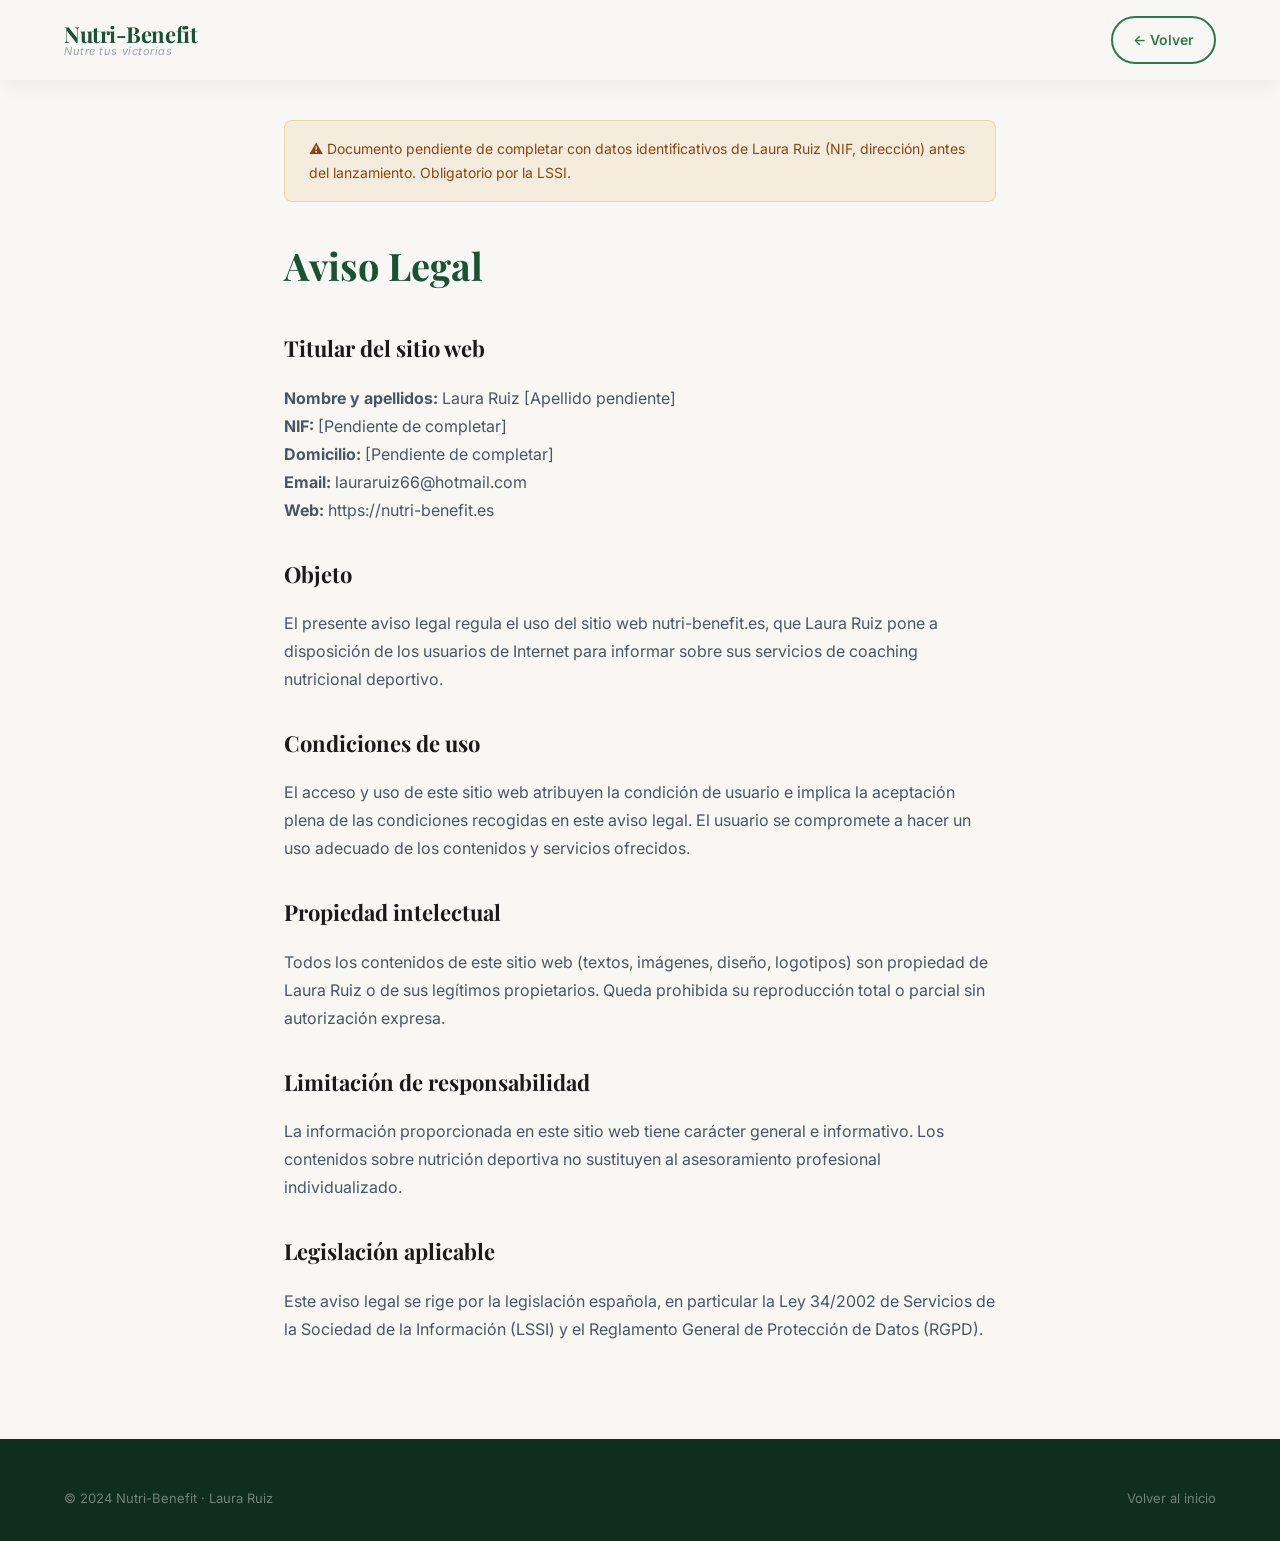
<file: aviso-legal.html>
<!DOCTYPE html>
<html lang="es">
<head>
  <meta charset="UTF-8">
  <meta name="viewport" content="width=device-width, initial-scale=1.0">
  <title>Aviso Legal — Nutri-Benefit</title>
  <meta name="robots" content="noindex, nofollow">
  <link rel="preconnect" href="https://fonts.googleapis.com">
  <link rel="preconnect" href="https://fonts.gstatic.com" crossorigin>
  <link href="https://fonts.googleapis.com/css2?family=Playfair+Display:wght@700&family=Inter:wght@400;500;600&display=swap" rel="stylesheet">
  <link rel="stylesheet" href="css/styles.css">
  <style>
    .legal-content {
      max-width: 760px;
      margin: 0 auto;
      padding: 120px var(--s6) var(--s20);
    }
    .legal-content h1 {
      font-family: var(--font-serif);
      font-size: 38px;
      color: var(--green-dark);
      margin-bottom: var(--s8);
    }
    .legal-content h2 {
      font-family: var(--font-serif);
      font-size: 22px;
      color: var(--text-main);
      margin: var(--s8) 0 var(--s4);
    }
    .legal-content p {
      font-size: 16px;
      line-height: 1.75;
      color: var(--text-secondary);
      margin-bottom: var(--s4);
    }
    .notice {
      background: rgba(212,160,23,0.1);
      border: 1px solid rgba(212,160,23,0.3);
      border-radius: var(--radius-sm);
      padding: var(--s4) var(--s6);
      font-size: 14px;
      color: var(--clay-text);
      margin-bottom: var(--s8);
    }
  </style>
</head>
<body>
  <nav id="navbar" class="scrolled" data-fixed>
    <div class="nav-inner">
      <a href="index.html" class="nav-logo">
        <span class="brand">Nutri-Benefit</span>
        <span class="tagline">Nutre tus victorias</span>
      </a>
      <a href="index.html" class="btn btn-secondary" style="font-size:14px; padding: 10px 20px;">← Volver</a>
    </div>
  </nav>

  <div class="legal-content">
    <div class="notice">⚠️ Documento pendiente de completar con datos identificativos de Laura Ruiz (NIF, dirección) antes del lanzamiento. Obligatorio por la LSSI.</div>

    <h1>Aviso Legal</h1>

    <h2>Titular del sitio web</h2>
    <p>
      <strong>Nombre y apellidos:</strong> Laura Ruiz [Apellido pendiente]<br>
      <strong>NIF:</strong> [Pendiente de completar]<br>
      <strong>Domicilio:</strong> [Pendiente de completar]<br>
      <strong>Email:</strong> lauraruiz66@hotmail.com<br>
      <strong>Web:</strong> https://nutri-benefit.es
    </p>

    <h2>Objeto</h2>
    <p>El presente aviso legal regula el uso del sitio web nutri-benefit.es, que Laura Ruiz pone a disposición de los usuarios de Internet para informar sobre sus servicios de coaching nutricional deportivo.</p>

    <h2>Condiciones de uso</h2>
    <p>El acceso y uso de este sitio web atribuyen la condición de usuario e implica la aceptación plena de las condiciones recogidas en este aviso legal. El usuario se compromete a hacer un uso adecuado de los contenidos y servicios ofrecidos.</p>

    <h2>Propiedad intelectual</h2>
    <p>Todos los contenidos de este sitio web (textos, imágenes, diseño, logotipos) son propiedad de Laura Ruiz o de sus legítimos propietarios. Queda prohibida su reproducción total o parcial sin autorización expresa.</p>

    <h2>Limitación de responsabilidad</h2>
    <p>La información proporcionada en este sitio web tiene carácter general e informativo. Los contenidos sobre nutrición deportiva no sustituyen al asesoramiento profesional individualizado.</p>

    <h2>Legislación aplicable</h2>
    <p>Este aviso legal se rige por la legislación española, en particular la Ley 34/2002 de Servicios de la Sociedad de la Información (LSSI) y el Reglamento General de Protección de Datos (RGPD).</p>
  </div>

  <footer role="contentinfo">
    <div class="container">
      <div class="footer-bottom">
        <span>© 2024 Nutri-Benefit · Laura Ruiz</span>
        <span><a href="index.html" style="color:inherit">Volver al inicio</a></span>
      </div>
    </div>
  </footer>

  <script src="js/main.js" defer></script>
</body>
</html>
</file>
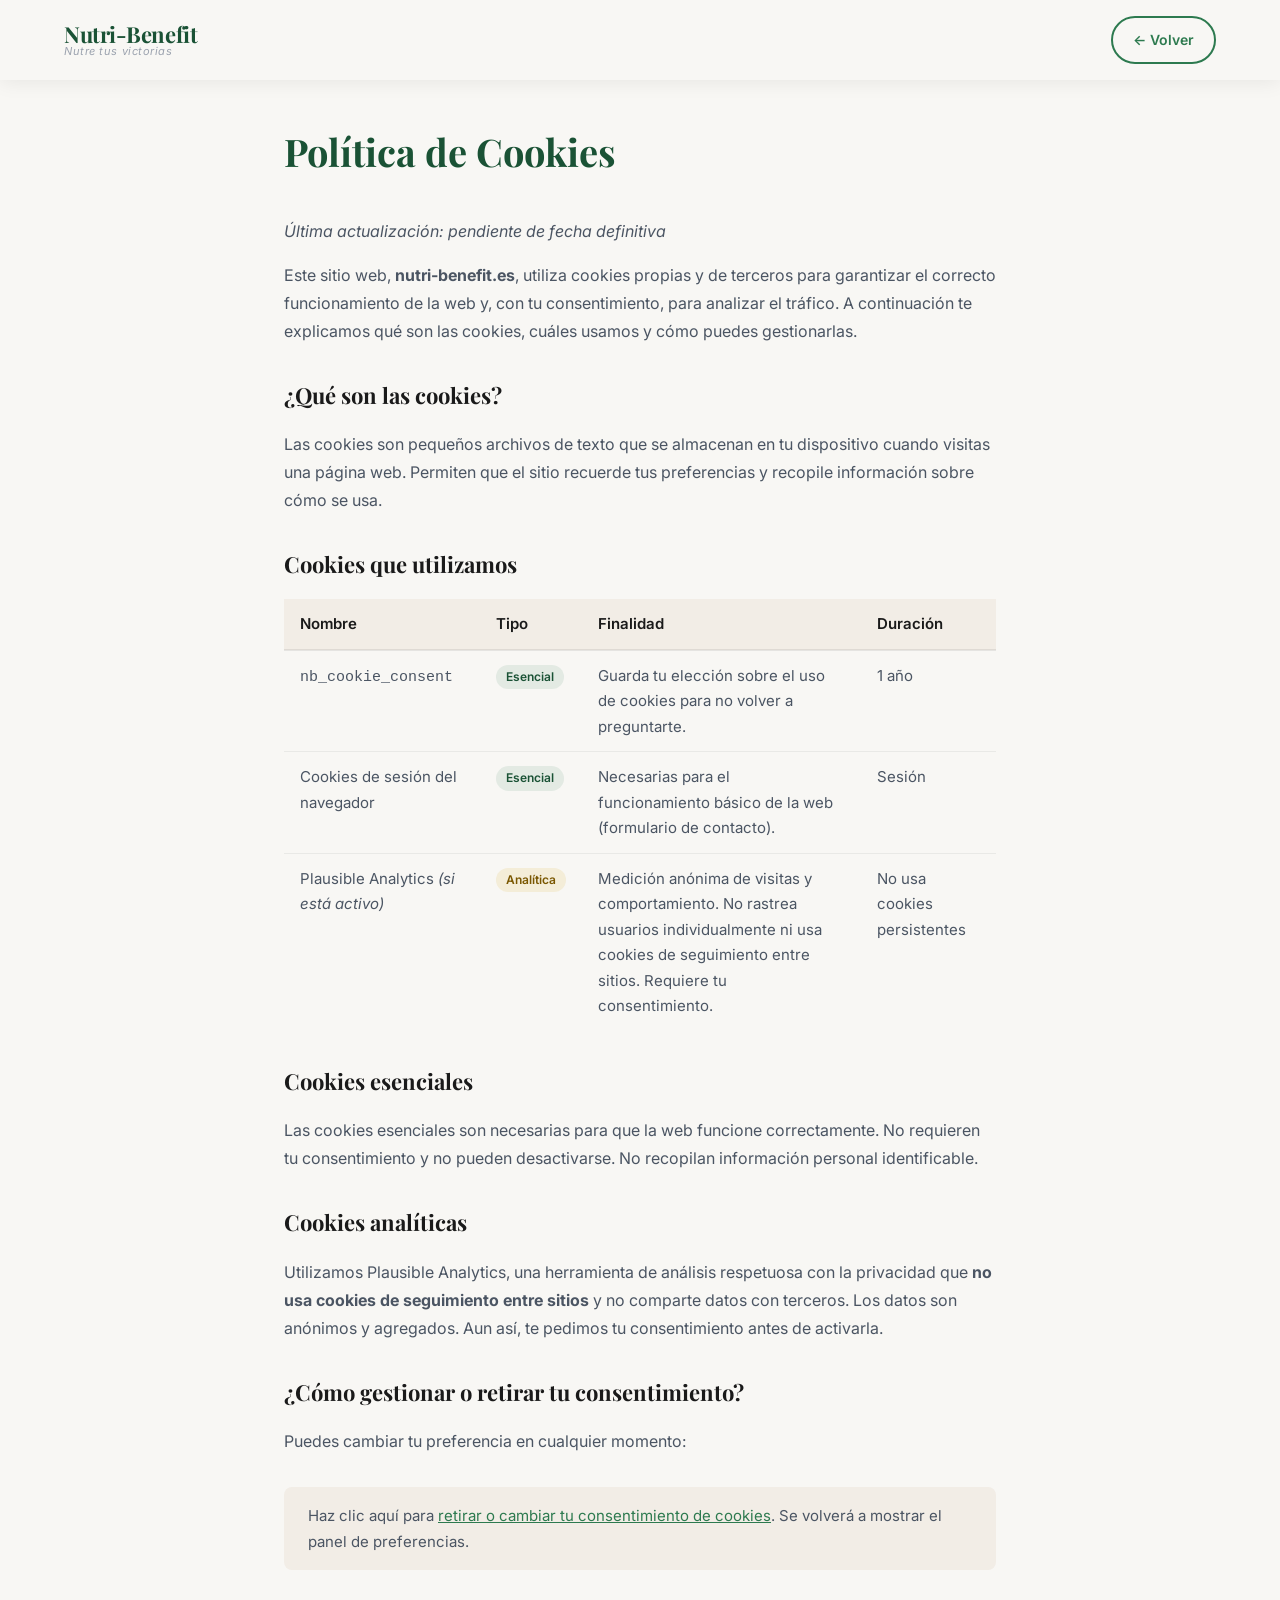
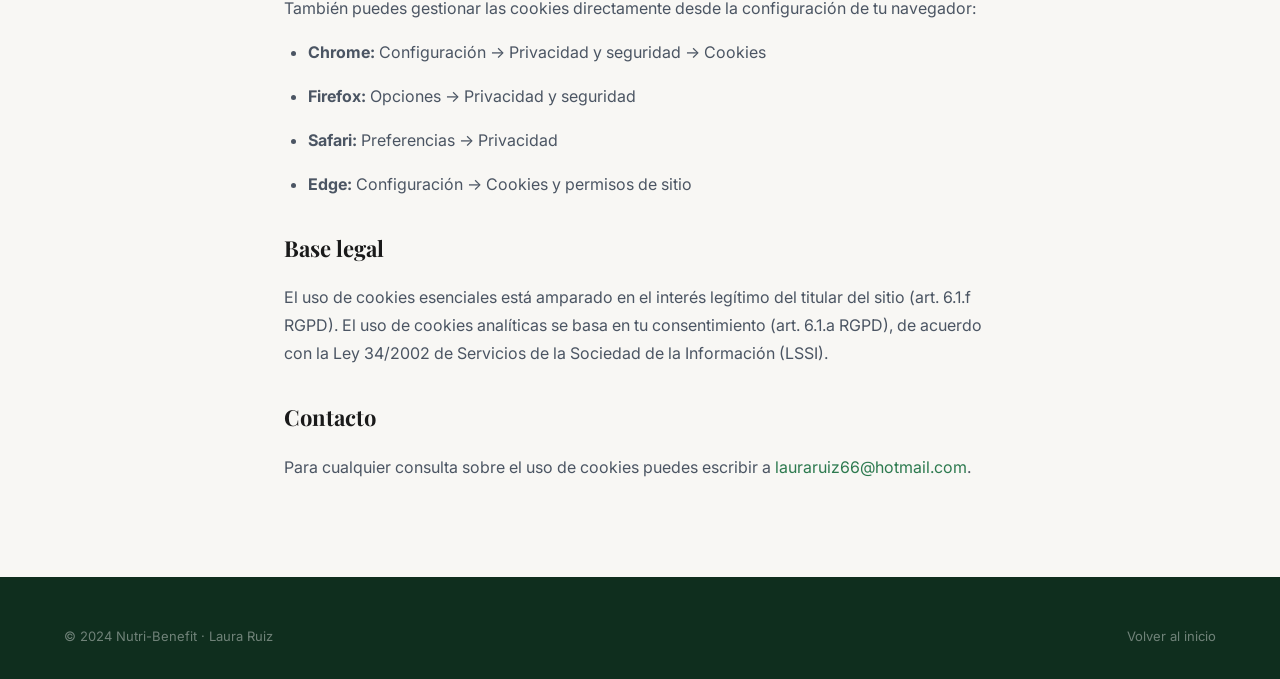
<file: cookies.html>
<!DOCTYPE html>
<html lang="es">
<head>
  <meta charset="UTF-8">
  <meta name="viewport" content="width=device-width, initial-scale=1.0">
  <title>Política de Cookies — Nutri-Benefit</title>
  <meta name="robots" content="noindex, nofollow">
  <link rel="preconnect" href="https://fonts.googleapis.com">
  <link rel="preconnect" href="https://fonts.gstatic.com" crossorigin>
  <link href="https://fonts.googleapis.com/css2?family=Playfair+Display:wght@700&family=Inter:wght@400;500;600&display=swap" rel="stylesheet">
  <link rel="stylesheet" href="css/styles.css">
  <style>
    .legal-content {
      max-width: 760px;
      margin: 0 auto;
      padding: 120px var(--s6) var(--s20);
    }
    .legal-content h1 {
      font-family: var(--font-serif);
      font-size: 38px;
      color: var(--green-dark);
      margin-bottom: var(--s8);
    }
    .legal-content h2 {
      font-family: var(--font-serif);
      font-size: 22px;
      color: var(--text-main);
      margin: var(--s8) 0 var(--s4);
    }
    .legal-content p, .legal-content li {
      font-size: 16px;
      line-height: 1.75;
      color: var(--text-secondary);
      margin-bottom: var(--s4);
    }
    .legal-content ul { padding-left: var(--s6); list-style: disc; }
    .cookie-table {
      width: 100%;
      border-collapse: collapse;
      margin: var(--s4) 0 var(--s8);
      font-size: 15px;
    }
    .cookie-table th {
      background: var(--bg-sand);
      padding: var(--s3) var(--s4);
      text-align: left;
      font-weight: 600;
      color: var(--text-main);
      border-bottom: 2px solid rgba(0,0,0,0.08);
    }
    .cookie-table td {
      padding: var(--s3) var(--s4);
      border-bottom: 1px solid rgba(0,0,0,0.06);
      color: var(--text-secondary);
      vertical-align: top;
    }
    .cookie-table tr:last-child td { border-bottom: none; }
    .badge-essential {
      display: inline-block;
      background: rgba(45,122,79,0.1);
      color: var(--green-dark);
      font-size: 12px;
      font-weight: 600;
      padding: 2px 10px;
      border-radius: 50px;
    }
    .badge-analytics {
      display: inline-block;
      background: rgba(212,160,23,0.12);
      color: #7a5700;
      font-size: 12px;
      font-weight: 600;
      padding: 2px 10px;
      border-radius: 50px;
    }
    .revoke-note {
      background: var(--bg-sand);
      border-radius: var(--radius-sm);
      padding: var(--s4) var(--s6);
      font-size: 15px;
      color: var(--text-secondary);
      margin-top: var(--s8);
    }
    .revoke-note a {
      color: var(--green);
      text-decoration: underline;
      cursor: pointer;
    }
  </style>
</head>
<body>
  <nav id="navbar" class="scrolled" data-fixed>
    <div class="nav-inner">
      <a href="index.html" class="nav-logo">
        <span class="brand">Nutri-Benefit</span>
        <span class="tagline">Nutre tus victorias</span>
      </a>
      <a href="index.html" class="btn btn-secondary" style="font-size:14px; padding: 10px 20px;">← Volver</a>
    </div>
  </nav>

  <div class="legal-content">
    <h1>Política de Cookies</h1>
    <p><em>Última actualización: pendiente de fecha definitiva</em></p>

    <p>Este sitio web, <strong>nutri-benefit.es</strong>, utiliza cookies propias y de terceros para garantizar el correcto funcionamiento de la web y, con tu consentimiento, para analizar el tráfico. A continuación te explicamos qué son las cookies, cuáles usamos y cómo puedes gestionarlas.</p>

    <h2>¿Qué son las cookies?</h2>
    <p>Las cookies son pequeños archivos de texto que se almacenan en tu dispositivo cuando visitas una página web. Permiten que el sitio recuerde tus preferencias y recopile información sobre cómo se usa.</p>

    <h2>Cookies que utilizamos</h2>

    <table class="cookie-table">
      <thead>
        <tr>
          <th>Nombre</th>
          <th>Tipo</th>
          <th>Finalidad</th>
          <th>Duración</th>
        </tr>
      </thead>
      <tbody>
        <tr>
          <td><code>nb_cookie_consent</code></td>
          <td><span class="badge-essential">Esencial</span></td>
          <td>Guarda tu elección sobre el uso de cookies para no volver a preguntarte.</td>
          <td>1 año</td>
        </tr>
        <tr>
          <td>Cookies de sesión del navegador</td>
          <td><span class="badge-essential">Esencial</span></td>
          <td>Necesarias para el funcionamiento básico de la web (formulario de contacto).</td>
          <td>Sesión</td>
        </tr>
        <tr>
          <td>Plausible Analytics <em>(si está activo)</em></td>
          <td><span class="badge-analytics">Analítica</span></td>
          <td>Medición anónima de visitas y comportamiento. No rastrea usuarios individualmente ni usa cookies de seguimiento entre sitios. Requiere tu consentimiento.</td>
          <td>No usa cookies persistentes</td>
        </tr>
      </tbody>
    </table>

    <h2>Cookies esenciales</h2>
    <p>Las cookies esenciales son necesarias para que la web funcione correctamente. No requieren tu consentimiento y no pueden desactivarse. No recopilan información personal identificable.</p>

    <h2>Cookies analíticas</h2>
    <p>Utilizamos Plausible Analytics, una herramienta de análisis respetuosa con la privacidad que <strong>no usa cookies de seguimiento entre sitios</strong> y no comparte datos con terceros. Los datos son anónimos y agregados. Aun así, te pedimos tu consentimiento antes de activarla.</p>

    <h2>¿Cómo gestionar o retirar tu consentimiento?</h2>
    <p>Puedes cambiar tu preferencia en cualquier momento:</p>

    <div class="revoke-note">
      Haz clic aquí para <a id="revoke-consent" onclick="revokeConsent()">retirar o cambiar tu consentimiento de cookies</a>. Se volverá a mostrar el panel de preferencias.
    </div>

    <p style="margin-top: var(--s6);">También puedes gestionar las cookies directamente desde la configuración de tu navegador:</p>
    <ul>
      <li><strong>Chrome:</strong> Configuración → Privacidad y seguridad → Cookies</li>
      <li><strong>Firefox:</strong> Opciones → Privacidad y seguridad</li>
      <li><strong>Safari:</strong> Preferencias → Privacidad</li>
      <li><strong>Edge:</strong> Configuración → Cookies y permisos de sitio</li>
    </ul>

    <h2>Base legal</h2>
    <p>El uso de cookies esenciales está amparado en el interés legítimo del titular del sitio (art. 6.1.f RGPD). El uso de cookies analíticas se basa en tu consentimiento (art. 6.1.a RGPD), de acuerdo con la Ley 34/2002 de Servicios de la Sociedad de la Información (LSSI).</p>

    <h2>Contacto</h2>
    <p>Para cualquier consulta sobre el uso de cookies puedes escribir a <a href="mailto:lauraruiz66@hotmail.com" style="color: var(--green);">lauraruiz66@hotmail.com</a>.</p>
  </div>

  <footer role="contentinfo">
    <div class="container">
      <div class="footer-bottom">
        <span>© 2024 Nutri-Benefit · Laura Ruiz</span>
        <span><a href="index.html" style="color:inherit">Volver al inicio</a></span>
      </div>
    </div>
  </footer>

  <script src="js/main.js" defer></script>
  <script>
    function revokeConsent() {
      localStorage.removeItem('nb_cookie_consent');
      window.location.href = 'index.html';
    }
  </script>
</body>
</html>
</file>
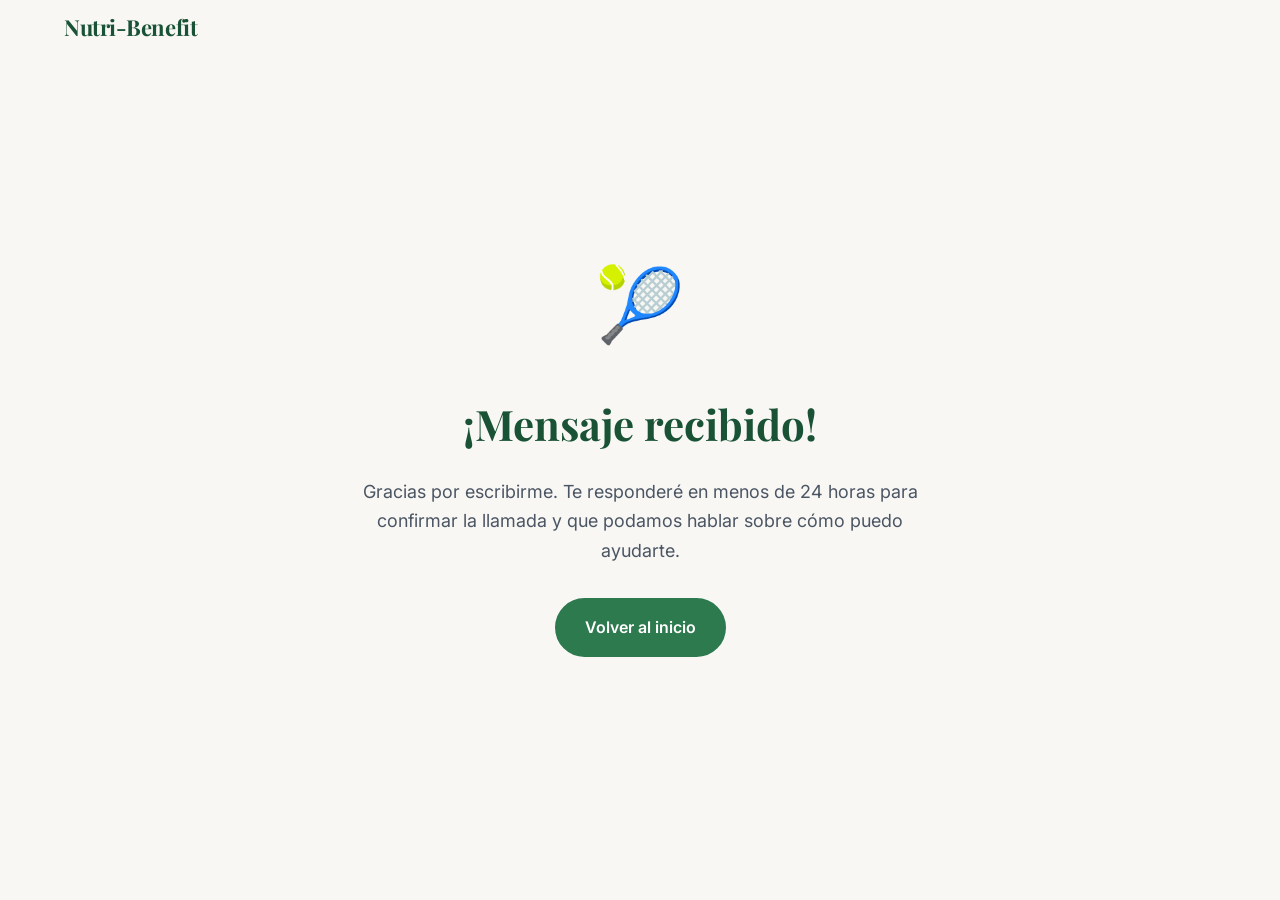
<file: gracias.html>
<!DOCTYPE html>
<html lang="es">
<head>
  <meta charset="UTF-8">
  <meta name="viewport" content="width=device-width, initial-scale=1.0">
  <title>¡Mensaje recibido! — Nutri-Benefit</title>
  <meta name="robots" content="noindex, nofollow">
  <link rel="preconnect" href="https://fonts.googleapis.com">
  <link rel="preconnect" href="https://fonts.gstatic.com" crossorigin>
  <link href="https://fonts.googleapis.com/css2?family=Playfair+Display:wght@700&family=Inter:wght@400;500;600&display=swap" rel="stylesheet">
  <link rel="stylesheet" href="css/styles.css">
  <style>
    body { display: flex; flex-direction: column; min-height: 100vh; }
    .gracias-wrap {
      flex: 1;
      display: flex;
      align-items: center;
      justify-content: center;
      padding: var(--s16) var(--s6);
      text-align: center;
    }
    .gracias-inner { max-width: 560px; }
    .gracias-icon { font-size: 72px; margin-bottom: var(--s6); }
    .gracias-inner h1 {
      font-family: var(--font-serif);
      font-size: 42px;
      color: var(--green-dark);
      margin-bottom: var(--s4);
    }
    .gracias-inner p {
      font-size: 18px;
      color: var(--text-secondary);
      line-height: 1.65;
      margin-bottom: var(--s8);
    }
  </style>
</head>
<body>
  <nav id="navbar" class="scrolled">
    <div class="nav-inner">
      <a href="index.html" class="nav-logo">
        <span class="brand">Nutri-Benefit</span>
        <span class="tagline">Nutre tus victorias</span>
      </a>
    </div>
  </nav>

  <div class="gracias-wrap">
    <div class="gracias-inner">
      <div class="gracias-icon">🎾</div>
      <h1>¡Mensaje recibido!</h1>
      <p>Gracias por escribirme. Te responderé en menos de 24 horas para confirmar la llamada y que podamos hablar sobre cómo puedo ayudarte.</p>
      <a href="index.html" class="btn btn-primary">Volver al inicio</a>
    </div>
  </div>

  <script src="js/main.js" defer></script>
</body>
</html>
</file>
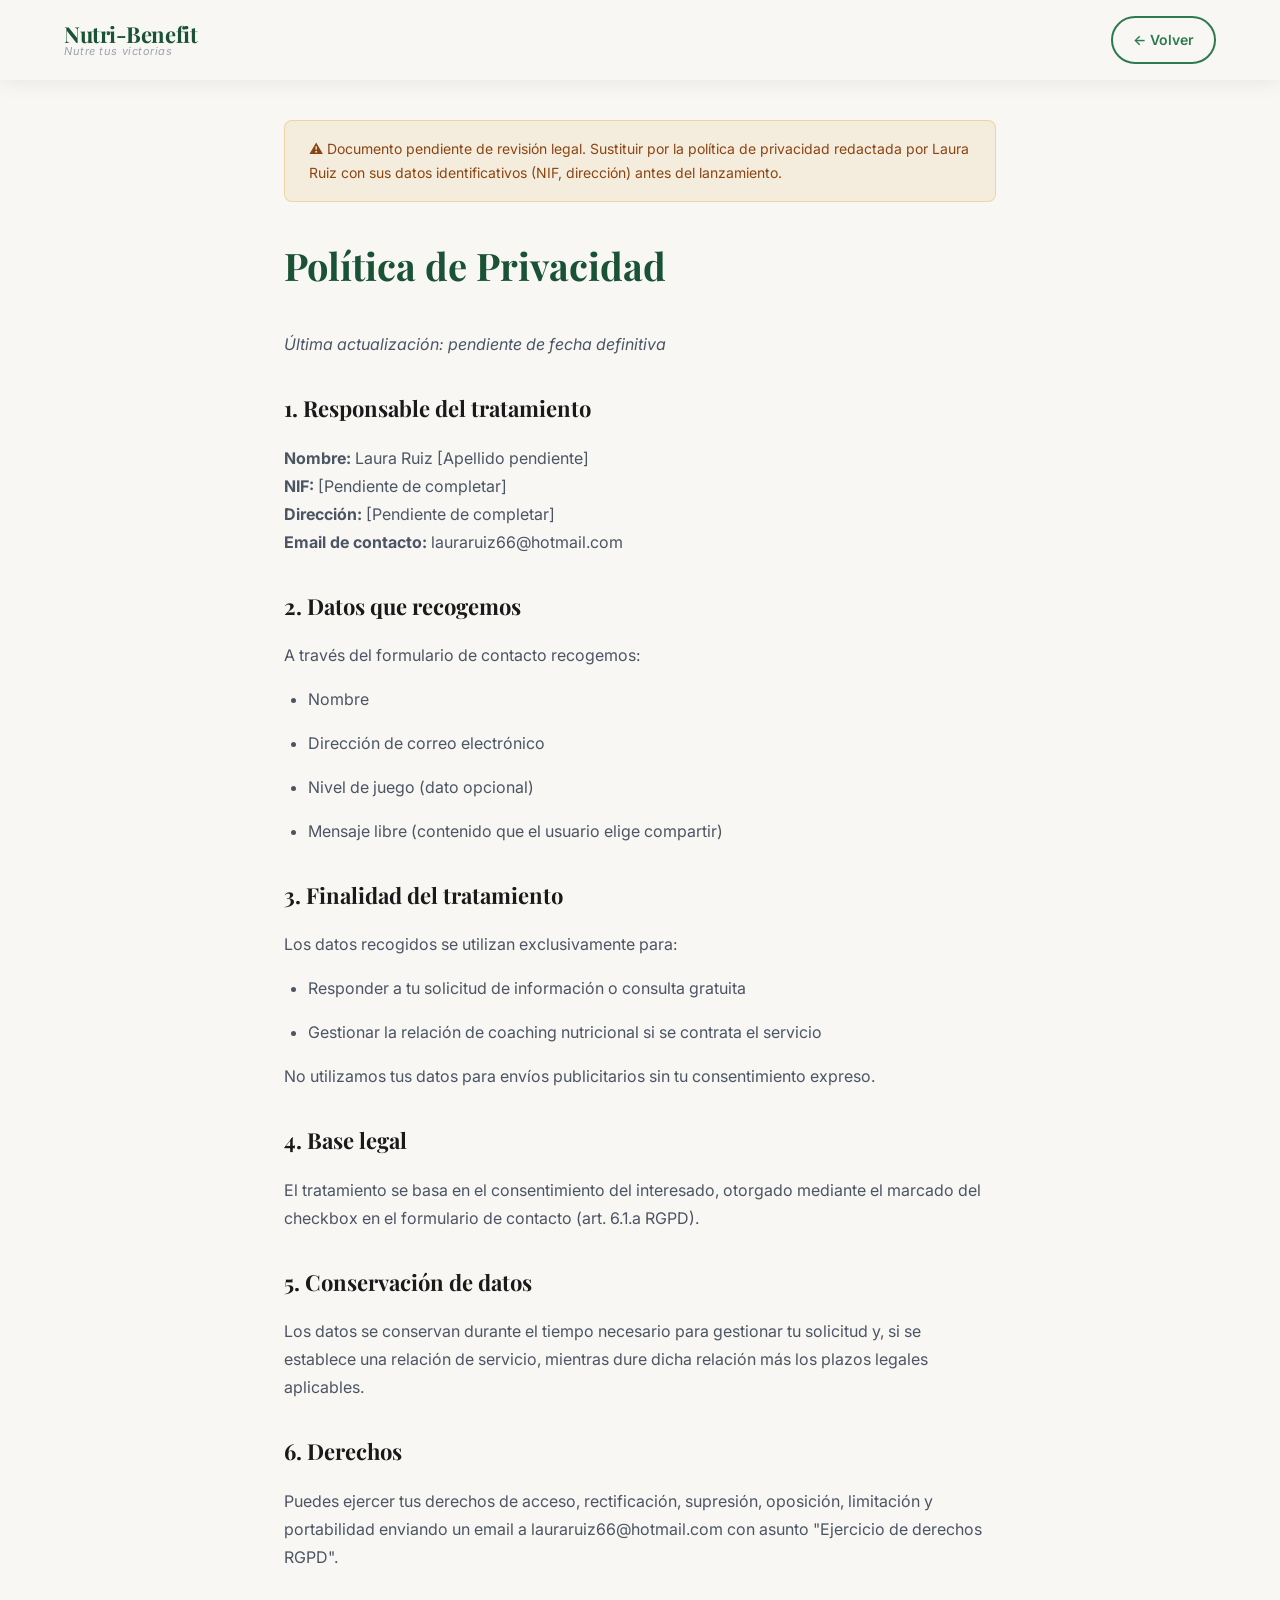
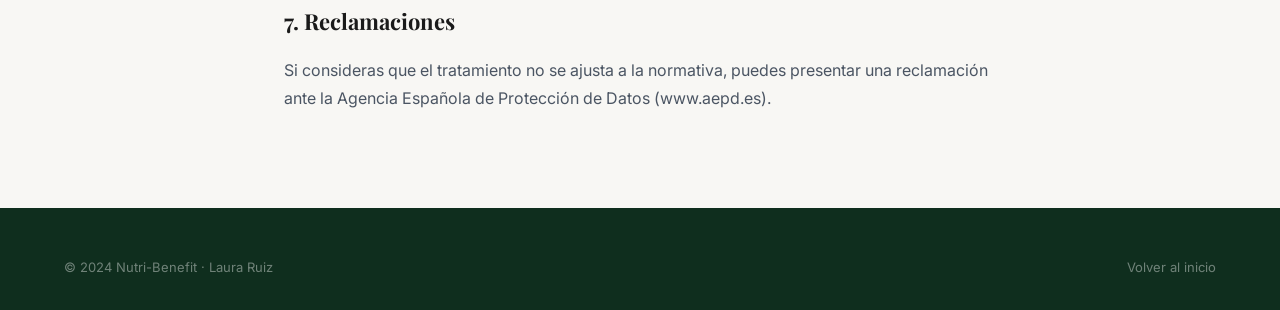
<file: privacidad.html>
<!DOCTYPE html>
<html lang="es">
<head>
  <meta charset="UTF-8">
  <meta name="viewport" content="width=device-width, initial-scale=1.0">
  <title>Política de Privacidad — Nutri-Benefit</title>
  <meta name="robots" content="noindex, nofollow">
  <link rel="preconnect" href="https://fonts.googleapis.com">
  <link rel="preconnect" href="https://fonts.gstatic.com" crossorigin>
  <link href="https://fonts.googleapis.com/css2?family=Playfair+Display:wght@700&family=Inter:wght@400;500;600&display=swap" rel="stylesheet">
  <link rel="stylesheet" href="css/styles.css">
  <style>
    .legal-content {
      max-width: 760px;
      margin: 0 auto;
      padding: 120px var(--s6) var(--s20);
    }
    .legal-content h1 {
      font-family: var(--font-serif);
      font-size: 38px;
      color: var(--green-dark);
      margin-bottom: var(--s8);
    }
    .legal-content h2 {
      font-family: var(--font-serif);
      font-size: 22px;
      color: var(--text-main);
      margin: var(--s8) 0 var(--s4);
    }
    .legal-content p, .legal-content li {
      font-size: 16px;
      line-height: 1.75;
      color: var(--text-secondary);
      margin-bottom: var(--s4);
    }
    .legal-content ul { padding-left: var(--s6); list-style: disc; }
    .notice {
      background: rgba(212,160,23,0.1);
      border: 1px solid rgba(212,160,23,0.3);
      border-radius: var(--radius-sm);
      padding: var(--s4) var(--s6);
      font-size: 14px;
      color: var(--clay-text);
      margin-bottom: var(--s8);
    }
  </style>
</head>
<body>
  <nav id="navbar" class="scrolled" data-fixed>
    <div class="nav-inner">
      <a href="index.html" class="nav-logo">
        <span class="brand">Nutri-Benefit</span>
        <span class="tagline">Nutre tus victorias</span>
      </a>
      <a href="index.html" class="btn btn-secondary" style="font-size:14px; padding: 10px 20px;">← Volver</a>
    </div>
  </nav>

  <div class="legal-content">
    <div class="notice">⚠️ Documento pendiente de revisión legal. Sustituir por la política de privacidad redactada por Laura Ruiz con sus datos identificativos (NIF, dirección) antes del lanzamiento.</div>

    <h1>Política de Privacidad</h1>
    <p><em>Última actualización: pendiente de fecha definitiva</em></p>

    <h2>1. Responsable del tratamiento</h2>
    <p>
      <strong>Nombre:</strong> Laura Ruiz [Apellido pendiente]<br>
      <strong>NIF:</strong> [Pendiente de completar]<br>
      <strong>Dirección:</strong> [Pendiente de completar]<br>
      <strong>Email de contacto:</strong> lauraruiz66@hotmail.com
    </p>

    <h2>2. Datos que recogemos</h2>
    <p>A través del formulario de contacto recogemos:</p>
    <ul>
      <li>Nombre</li>
      <li>Dirección de correo electrónico</li>
      <li>Nivel de juego (dato opcional)</li>
      <li>Mensaje libre (contenido que el usuario elige compartir)</li>
    </ul>

    <h2>3. Finalidad del tratamiento</h2>
    <p>Los datos recogidos se utilizan exclusivamente para:</p>
    <ul>
      <li>Responder a tu solicitud de información o consulta gratuita</li>
      <li>Gestionar la relación de coaching nutricional si se contrata el servicio</li>
    </ul>
    <p>No utilizamos tus datos para envíos publicitarios sin tu consentimiento expreso.</p>

    <h2>4. Base legal</h2>
    <p>El tratamiento se basa en el consentimiento del interesado, otorgado mediante el marcado del checkbox en el formulario de contacto (art. 6.1.a RGPD).</p>

    <h2>5. Conservación de datos</h2>
    <p>Los datos se conservan durante el tiempo necesario para gestionar tu solicitud y, si se establece una relación de servicio, mientras dure dicha relación más los plazos legales aplicables.</p>

    <h2>6. Derechos</h2>
    <p>Puedes ejercer tus derechos de acceso, rectificación, supresión, oposición, limitación y portabilidad enviando un email a lauraruiz66@hotmail.com con asunto "Ejercicio de derechos RGPD".</p>

    <h2>7. Reclamaciones</h2>
    <p>Si consideras que el tratamiento no se ajusta a la normativa, puedes presentar una reclamación ante la Agencia Española de Protección de Datos (www.aepd.es).</p>
  </div>

  <footer role="contentinfo">
    <div class="container">
      <div class="footer-bottom">
        <span>© 2024 Nutri-Benefit · Laura Ruiz</span>
        <span><a href="index.html" style="color:inherit">Volver al inicio</a></span>
      </div>
    </div>
  </footer>

  <script src="js/main.js" defer></script>
</body>
</html>
</file>
<file: css/styles.css>
/* ============================================================
   NUTRI-BENEFIT — Styles v3.0
   Paleta: Verde pista + Arena arcilla + Amarillo pelota
   Tipografía: Playfair Display + Inter
   ============================================================ */

/* ── Design Tokens ─────────────────────────────────────── */
:root {
  /* Brand */
  --green:        #2D7A4F;
  --green-dark:   #1A5235;
  --yellow:       #D4A017;
  --clay:         #C4855A;
  --clay-text:    #8B4513;

  /* Backgrounds */
  --bg-main:      #F8F7F4;
  --bg-sand:      #F2EDE6;
  --bg-dark:      #0F2E1E;

  /* Text */
  --text-main:    #1A1A1A;
  --text-secondary: #4B5563;
  --text-tertiary:  #9CA3AF;

  /* States */
  --success:      #059669;
  --error:        #DC2626;

  /* Spacing */
  --s2:  8px;
  --s3:  12px;
  --s4:  16px;
  --s6:  24px;
  --s8:  32px;
  --s12: 48px;
  --s16: 64px;
  --s20: 80px;
  --s28: 112px;

  /* Typography */
  --font-serif:  'Playfair Display', Georgia, serif;
  --font-sans:   'Inter', system-ui, sans-serif;

  /* Layout */
  --max-width: 1200px;
  --radius: 12px;
  --radius-sm: 8px;

  /* Transitions */
  --transition: 0.25s ease;
}

/* ── Reset ──────────────────────────────────────────────── */
*, *::before, *::after { box-sizing: border-box; margin: 0; padding: 0; }

html { scroll-behavior: smooth; font-size: 16px; }

body {
  font-family: var(--font-sans);
  background: var(--bg-main);
  color: var(--text-main);
  line-height: 1.7;
  overflow-x: hidden;
}

img { max-width: 100%; display: block; }
a { color: inherit; text-decoration: none; }
ul { list-style: none; }

/* ── Utilities ──────────────────────────────────────────── */
.container {
  max-width: var(--max-width);
  margin: 0 auto;
  padding: 0 var(--s6);
}

.section-pad {
  padding: var(--s28) 0;
}

.text-center { text-align: center; }

.btn {
  display: inline-flex;
  align-items: center;
  gap: var(--s2);
  padding: 14px 28px;
  border-radius: 50px;
  font-family: var(--font-sans);
  font-weight: 600;
  font-size: 16px;
  cursor: pointer;
  transition: all var(--transition);
  border: 2px solid transparent;
  white-space: nowrap;
}

.btn-primary {
  background: var(--green);
  color: #fff;
  border-color: var(--green);
}
.btn-primary:hover {
  background: var(--green-dark);
  border-color: var(--green-dark);
  transform: translateY(-1px);
  box-shadow: 0 6px 20px rgba(45,122,79,0.35);
}

.btn-secondary {
  background: transparent;
  color: var(--green);
  border-color: var(--green);
}
.btn-secondary:hover {
  background: var(--green);
  color: #fff;
  transform: translateY(-1px);
}

.btn-yellow {
  background: var(--yellow);
  color: #fff;
  border-color: var(--yellow);
}
.btn-yellow:hover {
  background: #b8880e;
  border-color: #b8880e;
  transform: translateY(-1px);
}

.section-label {
  font-family: var(--font-sans);
  font-weight: 500;
  font-size: 13px;
  letter-spacing: 0.1em;
  text-transform: uppercase;
  color: var(--green);
  margin-bottom: var(--s3);
  display: block;
}

.section-title {
  font-family: var(--font-serif);
  font-weight: 700;
  font-size: 38px;
  line-height: 1.2;
  color: var(--text-main);
  margin-bottom: var(--s6);
}

.section-subtitle {
  font-size: 17px;
  line-height: 1.7;
  color: var(--text-secondary);
  max-width: 600px;
  margin: 0 auto var(--s12);
}

/* ── Court line separator ───────────────────────────────── */
.court-line {
  height: 1px;
  background: linear-gradient(90deg, transparent, rgba(45,122,79,0.2), transparent);
  margin: 0;
}

/* ── NAVBAR ─────────────────────────────────────────────── */
#navbar {
  position: fixed;
  top: 0;
  left: 0;
  right: 0;
  z-index: 100;
  padding: 0;
  transition: background var(--transition), box-shadow var(--transition);
}

#navbar.scrolled {
  background: rgba(248,247,244,0.95);
  backdrop-filter: blur(12px);
  -webkit-backdrop-filter: blur(12px);
  box-shadow: 0 1px 20px rgba(0,0,0,0.08);
}

.nav-inner {
  display: flex;
  align-items: center;
  justify-content: space-between;
  padding: var(--s4) var(--s6);
  max-width: var(--max-width);
  margin: 0 auto;
}

.nav-logo {
  display: flex;
  flex-direction: column;
  line-height: 1;
}

.nav-logo .brand {
  font-family: var(--font-serif);
  font-weight: 700;
  font-size: 22px;
  color: var(--green-dark);
  letter-spacing: -0.02em;
}

.nav-logo .tagline {
  font-size: 11px;
  color: var(--text-tertiary);
  letter-spacing: 0.05em;
  font-style: italic;
  margin-top: 1px;
  opacity: 0;
  max-height: 0;
  overflow: hidden;
  transition: opacity 0.3s ease, max-height 0.3s ease;
}

#navbar.scrolled .nav-logo .tagline {
  opacity: 1;
  max-height: 20px;
}

.nav-links {
  display: flex;
  gap: var(--s8);
  align-items: center;
}

.nav-links a {
  font-size: 15px;
  font-weight: 500;
  color: var(--text-secondary);
  transition: color var(--transition);
  position: relative;
}

.nav-links a::after {
  content: '';
  position: absolute;
  bottom: -3px;
  left: 0;
  right: 0;
  height: 2px;
  background: var(--green);
  transform: scaleX(0);
  transition: transform var(--transition);
}

.nav-links a:hover { color: var(--green); }
.nav-links a:hover::after { transform: scaleX(1); }

.nav-cta { margin-left: var(--s4); }

/* Hamburger */
.hamburger {
  display: none;
  flex-direction: column;
  gap: 5px;
  cursor: pointer;
  padding: var(--s2);
  background: none;
  border: none;
  z-index: 101;
}
.hamburger span {
  display: block;
  width: 24px;
  height: 2px;
  background: var(--text-main);
  transition: all var(--transition);
  border-radius: 2px;
}
.hamburger.open span:nth-child(1) { transform: rotate(45deg) translate(5px, 5px); }
.hamburger.open span:nth-child(2) { opacity: 0; }
.hamburger.open span:nth-child(3) { transform: rotate(-45deg) translate(5px, -5px); }

/* Mobile nav */
.mobile-nav {
  display: flex;
  flex-direction: column;
  justify-content: center;
  position: fixed;
  inset: 0;
  background: var(--bg-dark);
  z-index: 99;
  padding-top: 72px;
  transform: translateX(100%);
  transition: transform 0.4s cubic-bezier(0.4, 0, 0.2, 1);
  visibility: hidden;
  pointer-events: none;
}
.mobile-nav.open {
  transform: translateX(0);
  visibility: visible;
  pointer-events: auto;
}
.mobile-nav-links {
  display: flex;
  flex-direction: column;
  padding: 0 var(--s8);
}
.mobile-nav-links a {
  font-family: var(--font-serif);
  font-size: 34px;
  font-weight: 700;
  color: rgba(255,255,255,0.75);
  padding: var(--s5) 0;
  border-bottom: 1px solid rgba(255,255,255,0.08);
  transition: color 0.2s ease, transform 0.2s ease;
  letter-spacing: -0.02em;
  display: block;
}
.mobile-nav-links a:first-child {
  border-top: 1px solid rgba(255,255,255,0.08);
}
.mobile-nav-links a:hover {
  color: #fff;
  transform: translateX(6px);
}
.mobile-nav-footer {
  padding: var(--s12) var(--s8) var(--s8);
  display: flex;
  flex-direction: column;
  align-items: center;
}
.mobile-nav-footer .btn {
  font-size: 16px;
}
.mobile-nav-tagline {
  text-align: center;
  font-size: 11px;
  color: rgba(255,255,255,0.25);
  letter-spacing: 0.12em;
  text-transform: uppercase;
  margin: 0;
}
.hamburger.open span { background: #fff; }
body.menu-open #navbar {
  background: var(--bg-dark) !important;
  box-shadow: none !important;
  backdrop-filter: none !important;
  -webkit-backdrop-filter: none !important;
}
body.menu-open #navbar .brand { color: #a8d5b5 !important; }
body.menu-open #navbar .tagline { color: rgba(168,213,181,0.55) !important; }
body.menu-open #navbar .hamburger span { background: #fff; }

/* ── HERO ───────────────────────────────────────────────── */
#hero {
  min-height: 100vh;
  display: grid;
  grid-template-columns: 1fr 1fr;
  align-items: center;
  position: relative;
  overflow: hidden;
  padding-top: 80px;
}

.hero-bg {
  position: absolute;
  inset: 0;
  background:
    linear-gradient(135deg, rgba(248,247,244,0.97) 55%, rgba(242,237,230,0.9) 100%);
  z-index: 0;
}

.hero-bg::before {
  content: '';
  position: absolute;
  inset: 0;
  background-image:
    repeating-linear-gradient(
      0deg,
      transparent,
      transparent 79px,
      rgba(45,122,79,0.04) 79px,
      rgba(45,122,79,0.04) 80px
    ),
    repeating-linear-gradient(
      90deg,
      transparent,
      transparent 79px,
      rgba(45,122,79,0.04) 79px,
      rgba(45,122,79,0.04) 80px
    );
}

.hero-content {
  position: relative;
  z-index: 1;
  padding: var(--s28) var(--s6) var(--s28) max(var(--s6), calc((100vw - var(--max-width)) / 2 + var(--s6)));
}

.hero-eyebrow {
  display: inline-flex;
  align-items: center;
  gap: var(--s2);
  background: rgba(45,122,79,0.08);
  border: 1px solid rgba(45,122,79,0.2);
  border-radius: 50px;
  padding: 6px 14px;
  font-size: 13px;
  font-weight: 500;
  color: var(--green);
  letter-spacing: 0.04em;
  margin-top: var(--s4);
  margin-bottom: var(--s8);
}

.hero-h1 {
  font-family: var(--font-serif);
  font-weight: 700;
  font-size: 72px;
  line-height: 1.1;
  color: var(--green-dark);
  margin-bottom: var(--s6);
  letter-spacing: -0.02em;
}

.hero-h1 em {
  font-style: italic;
  color: var(--green);
}

.hero-h2 {
  font-size: 20px;
  line-height: 1.55;
  color: var(--text-secondary);
  margin-bottom: var(--s4);
  max-width: 500px;
  font-weight: 400;
}

.hero-ctas {
  display: flex;
  gap: var(--s4);
  flex-wrap: wrap;
  margin-bottom: var(--s8);
}

.hero-credentials {
  display: flex;
  flex-wrap: wrap;
  gap: var(--s3);
  align-items: center;
}

.credential-dot {
  display: inline-flex;
  align-items: center;
  gap: 6px;
  font-size: 13px;
  font-weight: 500;
  color: var(--text-secondary);
}

.credential-dot::before {
  content: '';
  display: inline-block;
  width: 6px;
  height: 6px;
  border-radius: 50%;
  background: var(--green);
  flex-shrink: 0;
}

.credential-dot + .credential-dot::before {
  background: var(--clay);
}

/* Hero image area */
.hero-visual {
  position: relative;
  z-index: 1;
  height: 100vh;
  display: flex;
  align-items: center;
  justify-content: center;
  padding: var(--s8);
}

.hero-photo-frame {
  position: relative;
  width: 100%;
  max-width: 480px;
  aspect-ratio: 3/4;
  box-shadow: 0 32px 80px rgba(26,82,53,0.2);
  border-radius: 20px;
}

.hero-photo-frame img {
  width: 100%;
  height: 100%;
  object-fit: cover;
  object-position: top center;
  border-radius: 20px;
}

.hero-photo-placeholder {
  width: 100%;
  height: 100%;
  background: linear-gradient(
    160deg,
    var(--bg-sand) 0%,
    rgba(196,133,90,0.15) 40%,
    rgba(45,122,79,0.12) 100%
  );
  display: flex;
  flex-direction: column;
  align-items: center;
  justify-content: center;
  gap: var(--s4);
  color: var(--text-tertiary);
  font-size: 15px;
  text-align: center;
  padding: var(--s8);
}

.hero-photo-placeholder svg {
  width: 64px;
  height: 64px;
  opacity: 0.4;
}

.hero-badge {
  position: absolute;
  bottom: -28px;
  left: -32px;
  background: #fff;
  border-radius: var(--radius);
  padding: var(--s4) var(--s6);
  box-shadow: 0 8px 32px rgba(0,0,0,0.15);
  display: flex;
  align-items: center;
  gap: var(--s3);
  animation: badgeBounce 2.8s ease-in-out infinite;
}

@keyframes badgeBounce {
  0%, 100% { transform: translateY(0); }
  50%       { transform: translateY(-10px); }
}

.hero-badge-icon {
  width: 40px;
  height: 40px;
  border-radius: 50%;
  background: rgba(45,122,79,0.1);
  display: flex;
  align-items: center;
  justify-content: center;
  font-size: 20px;
  flex-shrink: 0;
}

.hero-badge-text strong {
  display: block;
  font-size: 14px;
  font-weight: 600;
  color: var(--text-main);
}

.hero-badge-text span {
  font-size: 12px;
  color: var(--text-tertiary);
}

/* Court lines decoration */
.court-lines-deco {
  position: absolute;
  right: 0;
  top: 50%;
  transform: translateY(-50%);
  width: 2px;
  height: 60%;
  background: rgba(45,122,79,0.15);
  border-radius: 2px;
}

/* ── TRUST BAR ──────────────────────────────────────────── */
#trust-bar {
  background: var(--green-dark);
  padding: var(--s6) 0;
}

.trust-grid {
  display: flex;
  gap: var(--s8);
  justify-content: center;
  flex-wrap: wrap;
}

.trust-item {
  display: flex;
  align-items: center;
  gap: var(--s2);
  color: rgba(255,255,255,0.9);
}

.trust-item .icon {
  display: flex;
  align-items: center;
  justify-content: center;
  flex-shrink: 0;
  color: #52C48A;
}

.trust-item span {
  font-size: 14px;
  font-weight: 500;
  letter-spacing: 0.02em;
}

/* ── SOBRE LAURA ────────────────────────────────────────── */
#sobre-mi {
  background: var(--bg-sand);
  position: relative;
  overflow: hidden;
}

#sobre-mi::before {
  content: '';
  position: absolute;
  inset: 0;
  background: rgba(196,133,90,0.05);
  pointer-events: none;
}

.sobre-grid {
  display: grid;
  grid-template-columns: 1fr 1.1fr;
  gap: var(--s16);
  align-items: center;
}

.sobre-photo-wrap {
  position: relative;
}

.sobre-photo-frame {
  border-radius: 20px;
  overflow: hidden;
  aspect-ratio: 4/5;
  box-shadow: 0 24px 60px rgba(26,82,53,0.15);
}

.sobre-photo-frame img {
  width: 100%;
  height: 100%;
  object-fit: cover;
  object-position: top center;
}

.sobre-photo-placeholder {
  width: 100%;
  height: 100%;
  min-height: 500px;
  background: linear-gradient(
    160deg,
    rgba(196,133,90,0.15) 0%,
    rgba(45,122,79,0.1) 100%
  );
  display: flex;
  align-items: center;
  justify-content: center;
  color: var(--text-tertiary);
  font-size: 14px;
}

.sobre-quote-block {
  background: var(--green-dark);
  color: #fff;
  border-radius: var(--radius);
  padding: var(--s6);
  position: absolute;
  bottom: -var(--s8);
  right: -var(--s8);
  max-width: 220px;
  box-shadow: 0 12px 32px rgba(0,0,0,0.2);
}

.sobre-quote-block p {
  font-family: var(--font-serif);
  font-style: italic;
  font-size: 15px;
  line-height: 1.5;
  opacity: 0.95;
}

.sobre-quote-block cite {
  display: block;
  margin-top: var(--s3);
  font-size: 12px;
  opacity: 0.7;
  font-style: normal;
  letter-spacing: 0.04em;
}

.sobre-content blockquote {
  font-size: 18px;
  line-height: 1.7;
  color: var(--text-secondary);
  margin-bottom: var(--s8);
  font-style: italic;
}

.sobre-content blockquote strong {
  color: var(--green-dark);
  font-style: normal;
}

.credentials-grid {
  display: grid;
  grid-template-columns: 1fr 1fr;
  gap: var(--s4);
  margin-top: var(--s8);
}

.credential-item {
  display: flex;
  gap: var(--s3);
  align-items: flex-start;
}

.credential-icon {
  width: 40px;
  height: 40px;
  border-radius: var(--radius-sm);
  background: rgba(45,122,79,0.1);
  display: flex;
  align-items: center;
  justify-content: center;
  font-size: 18px;
  flex-shrink: 0;
}

.credential-info strong {
  display: block;
  font-size: 14px;
  font-weight: 600;
  color: var(--text-main);
  line-height: 1.3;
}

.credential-info span {
  font-size: 12px;
  color: var(--text-tertiary);
}

/* ── DIFERENCIAL ────────────────────────────────────────── */
.diferencial-strip {
  background: var(--green);
  padding: var(--s12) 0;
}

.diferencial-inner {
  display: grid;
  grid-template-columns: 1fr 1fr;
  gap: var(--s16);
  align-items: center;
}

.diferencial-text {
  color: #fff;
}

.diferencial-text h2 {
  font-family: var(--font-serif);
  font-size: 34px;
  font-weight: 700;
  margin-bottom: var(--s4);
  line-height: 1.25;
}

.diferencial-text p {
  font-size: 17px;
  opacity: 0.9;
  line-height: 1.65;
}

.diferencial-table {
  background: rgba(255,255,255,0.1);
  border-radius: var(--radius);
  overflow: hidden;
}

.dif-row {
  display: grid;
  grid-template-columns: 1fr 1fr;
  border-bottom: 1px solid rgba(255,255,255,0.1);
}
.dif-row:last-child { border-bottom: none; }

.dif-cell {
  padding: var(--s4);
  font-size: 14px;
  color: rgba(255,255,255,0.85);
  line-height: 1.45;
}

.dif-cell.bad {
  background: rgba(0,0,0,0.15);
  color: rgba(255,255,255,0.6);
}
.dif-cell.bad::before { content: '✗ '; color: rgba(255,100,100,0.8); }
.dif-cell.good::before { content: '✓ '; color: rgba(100,255,150,0.9); }

/* ── SERVICIOS ──────────────────────────────────────────── */
#servicios {
  background: var(--bg-main);
}

.servicios-grid {
  display: grid;
  grid-template-columns: repeat(3, 1fr);
  gap: var(--s6);
  margin-top: var(--s12);
}

.service-card {
  background: #fff;
  border-radius: 16px;
  padding: var(--s8);
  border: 1px solid rgba(0,0,0,0.06);
  box-shadow: 0 4px 24px rgba(0,0,0,0.05);
  transition: all var(--transition);
  display: flex;
  flex-direction: column;
  position: relative;
  overflow: hidden;
}

.service-card::before {
  content: '';
  position: absolute;
  top: 0;
  left: 0;
  right: 0;
  height: 4px;
  background: var(--green);
  transform: scaleX(0);
  transition: transform var(--transition);
}

.service-card:hover {
  transform: translateY(-4px);
  box-shadow: 0 16px 48px rgba(45,122,79,0.12);
}

.service-card:hover::before { transform: scaleX(1); }

.service-card.featured {
  border-color: rgba(45,122,79,0.2);
  background: linear-gradient(160deg, #fff 80%, rgba(45,122,79,0.03));
}

.service-card.featured::before { transform: scaleX(1); }

.service-featured-badge {
  position: absolute;
  top: var(--s4);
  right: var(--s4);
  background: var(--yellow);
  color: #fff;
  font-size: 11px;
  font-weight: 600;
  letter-spacing: 0.06em;
  text-transform: uppercase;
  padding: 4px 10px;
  border-radius: 50px;
}

.service-icon {
  font-size: 36px;
  margin-bottom: var(--s4);
  line-height: 1;
}

.service-for {
  font-size: 12px;
  font-weight: 500;
  color: var(--green);
  letter-spacing: 0.06em;
  text-transform: uppercase;
  margin-bottom: var(--s2);
}

.service-card h3 {
  font-family: var(--font-serif);
  font-size: 24px;
  font-weight: 700;
  color: var(--text-main);
  margin-bottom: var(--s4);
  line-height: 1.25;
}

.service-card p {
  font-size: 15px;
  color: var(--text-secondary);
  line-height: 1.65;
  flex: 1;
  margin-bottom: var(--s6);
}

.service-cta { justify-content: center; }

.service-tags {
  display: flex;
  flex-wrap: wrap;
  gap: var(--s2);
  margin-bottom: var(--s6);
}

.service-tag {
  background: var(--bg-sand);
  border-radius: 50px;
  padding: 4px 12px;
  font-size: 12px;
  font-weight: 500;
  color: var(--text-secondary);
}

/* ── CÓMO FUNCIONA ──────────────────────────────────────── */
#como-funciona {
  background: var(--bg-sand);
}

.steps-container {
  display: grid;
  grid-template-columns: repeat(3, 1fr);
  gap: var(--s8);
  position: relative;
  margin-top: var(--s12);
}

.steps-container::before {
  content: '';
  position: absolute;
  top: 40px;
  left: calc(33.33% - 20px);
  right: calc(33.33% - 20px);
  height: 2px;
  background: linear-gradient(90deg, var(--green), var(--yellow), var(--green));
  opacity: 0.3;
  pointer-events: none;
}

.step {
  text-align: center;
  position: relative;
}

.step-number {
  width: 80px;
  height: 80px;
  border-radius: 50%;
  background: var(--green);
  color: #fff;
  font-family: var(--font-serif);
  font-size: 32px;
  font-weight: 700;
  display: flex;
  align-items: center;
  justify-content: center;
  padding-bottom: 4px;
  margin: 0 auto var(--s6);
  box-shadow: 0 8px 24px rgba(45,122,79,0.3);
  position: relative;
  z-index: 1;
}

.step h3 {
  font-family: var(--font-serif);
  font-size: 22px;
  font-weight: 700;
  margin-bottom: var(--s4);
  color: var(--text-main);
}

.step p {
  font-size: 16px;
  color: var(--text-secondary);
  line-height: 1.65;
}

.step-duration {
  display: inline-block;
  background: rgba(45,122,79,0.1);
  border-radius: 50px;
  padding: 4px 14px;
  font-size: 13px;
  font-weight: 500;
  color: var(--green);
  margin-bottom: var(--s3);
}

/* ── FAQ ────────────────────────────────────────────────── */
#faq {
  background: var(--bg-main);
}

.faq-intro {
  text-align: center;
  margin-bottom: var(--s12);
}

.faq-container {
  max-width: 800px;
  margin: 0 auto;
}

.faq-item {
  border: 1px solid rgba(0,0,0,0.08);
  border-radius: var(--radius);
  margin-bottom: var(--s4);
  overflow: hidden;
  background: #fff;
  transition: box-shadow var(--transition);
}

.faq-item.open {
  box-shadow: 0 4px 20px rgba(45,122,79,0.1);
  border-color: rgba(45,122,79,0.2);
}

.faq-question {
  width: 100%;
  background: none;
  border: none;
  padding: var(--s6);
  display: flex;
  justify-content: space-between;
  align-items: center;
  gap: var(--s4);
  cursor: pointer;
  text-align: left;
  font-family: var(--font-sans);
  font-size: 16px;
  font-weight: 600;
  color: var(--text-main);
  transition: color var(--transition);
}

.faq-question:hover { color: var(--green); }
.faq-item.open .faq-question { color: var(--green); }

.faq-icon {
  width: 28px;
  height: 28px;
  border-radius: 50%;
  background: rgba(45,122,79,0.1);
  display: flex;
  align-items: center;
  justify-content: center;
  flex-shrink: 0;
  transition: all var(--transition);
  color: var(--green);
  font-size: 16px;
  font-weight: 300;
  line-height: 1;
}

.faq-item.open .faq-icon {
  background: var(--green);
  color: #fff;
  transform: rotate(45deg);
}

.faq-answer {
  display: none;
  padding: var(--s6) var(--s6) var(--s6);
  font-size: 16px;
  line-height: 1.7;
  color: var(--text-secondary);
  border-top: 1px solid rgba(45,122,79,0.1);
}

.faq-answer.open {
  display: block;
}

.faq-answer p { margin-bottom: var(--s3); }
.faq-answer p:last-child { margin-bottom: 0; }
.faq-answer strong { color: var(--green-dark); }

/* ── TESTIMONIOS ────────────────────────────────────────── */
#testimonios {
  background: var(--bg-sand);
  position: relative;
  overflow: hidden;
}

#testimonios::before {
  content: '';
  position: absolute;
  top: 0; left: 0; right: 0; bottom: 0;
  background: rgba(196,133,90,0.04);
  pointer-events: none;
}

.testimonios-grid {
  display: grid;
  grid-template-columns: 1fr 1fr;
  gap: var(--s6);
  margin-top: var(--s12);
}

.testimonio-card {
  background: #fff;
  border-radius: 16px;
  padding: var(--s8);
  box-shadow: 0 4px 24px rgba(0,0,0,0.05);
  position: relative;
}

.testimonio-quote {
  font-size: 48px;
  font-family: var(--font-serif);
  color: var(--green);
  opacity: 0.25;
  line-height: 0.8;
  margin-bottom: var(--s4);
}

.testimonio-card p {
  font-size: 16px;
  line-height: 1.7;
  color: var(--text-secondary);
  margin-bottom: var(--s6);
  font-style: italic;
}

.testimonio-author {
  display: flex;
  align-items: center;
  gap: var(--s3);
}

.testimonio-avatar {
  width: 48px;
  height: 48px;
  border-radius: 50%;
  background: rgba(45,122,79,0.1);
  display: flex;
  align-items: center;
  justify-content: center;
  font-family: var(--font-serif);
  font-size: 18px;
  font-weight: 700;
  color: var(--green);
  flex-shrink: 0;
}

.testimonio-author strong {
  display: block;
  font-size: 14px;
  font-weight: 600;
  color: var(--text-main);
}

.testimonio-author span {
  font-size: 13px;
  color: var(--text-tertiary);
}

.caso-real {
  grid-column: 1 / -1;
  background: var(--green-dark);
  color: #fff;
  border-radius: 16px;
  padding: var(--s8) var(--s12);
  display: grid;
  grid-template-columns: 1fr 2fr;
  gap: var(--s8);
  align-items: center;
}

.caso-stat {
  text-align: center;
}

.caso-stat strong {
  display: block;
  font-family: var(--font-serif);
  font-size: 56px;
  font-weight: 700;
  color: var(--yellow);
  line-height: 1;
  margin-bottom: var(--s4);
}

.caso-stat span {
  font-size: 14px;
  opacity: 0.8;
}

.caso-content h3 {
  font-family: var(--font-serif);
  font-size: 22px;
  margin-bottom: var(--s4);
}

.caso-content p {
  font-size: 16px;
  opacity: 0.85;
  line-height: 1.65;
}

/* ── FORMULARIO ─────────────────────────────────────────── */
#contacto {
  background: var(--bg-main);
}

.contacto-grid {
  display: grid;
  grid-template-columns: 1.2fr 1fr;
  gap: var(--s16);
  align-items: start;
}

.contacto-info .section-title { max-width: 400px; }

.contacto-subtitle {
  font-size: 18px;
  color: var(--text-secondary);
  line-height: 1.65;
  margin-bottom: var(--s8);
}

.contacto-features {
  display: flex;
  flex-direction: column;
  gap: var(--s4);
}

.contact-feature {
  display: flex;
  align-items: center;
  gap: var(--s3);
  font-size: 15px;
  color: var(--text-secondary);
}

.contact-feature-icon {
  width: 36px;
  height: 36px;
  border-radius: 50%;
  background: rgba(45,122,79,0.1);
  display: flex;
  align-items: center;
  justify-content: center;
  font-size: 16px;
  flex-shrink: 0;
}

.contacto-whatsapp-note {
  margin-top: var(--s8);
  padding: var(--s4);
  background: rgba(37,211,102,0.1);
  border-radius: var(--radius-sm);
  border: 1px solid rgba(37,211,102,0.2);
  display: flex;
  align-items: center;
  gap: var(--s3);
  font-size: 14px;
  color: var(--text-secondary);
}

.whatsapp-inline-link {
  color: #25D366;
  font-weight: 600;
  text-decoration: underline;
  text-underline-offset: 2px;
}
.whatsapp-inline-link:hover { color: #1da851; }

/* Form styles */
.form-card {
  background: #fff;
  border-radius: 20px;
  padding: var(--s8);
  box-shadow: 0 8px 40px rgba(0,0,0,0.08);
  border: 1px solid rgba(0,0,0,0.05);
}

.form-group {
  margin-bottom: var(--s6);
}

.form-group label {
  display: block;
  font-size: 14px;
  font-weight: 600;
  color: var(--text-main);
  margin-bottom: var(--s2);
}

.form-group input,
.form-group select,
.form-group textarea {
  width: 100%;
  padding: 13px 16px;
  border: 1.5px solid rgba(0,0,0,0.12);
  border-radius: var(--radius-sm);
  font-family: var(--font-sans);
  font-size: 15px;
  color: var(--text-main);
  background: var(--bg-main);
  transition: border-color var(--transition), box-shadow var(--transition);
  outline: none;
}

.form-group input:focus,
.form-group select:focus,
.form-group textarea:focus {
  border-color: var(--green);
  box-shadow: 0 0 0 3px rgba(45,122,79,0.12);
}

.form-group textarea {
  resize: vertical;
  min-height: 120px;
}

.form-group select {
  appearance: none;
  background-image: url("data:image/svg+xml,%3Csvg xmlns='http://www.w3.org/2000/svg' width='16' height='16' viewBox='0 0 24 24' fill='none' stroke='%234B5563' stroke-width='2'%3E%3Cpath d='m6 9 6 6 6-6'/%3E%3C/svg%3E");
  background-repeat: no-repeat;
  background-position: right 14px center;
  padding-right: 44px;
  cursor: pointer;
}

.form-group input::placeholder,
.form-group textarea::placeholder {
  color: var(--text-tertiary);
}

.form-group input.error,
.form-group select.error,
.form-group textarea.error {
  border-color: var(--error);
}

.form-group select.highlighted {
  border-color: var(--green);
  box-shadow: 0 0 0 3px rgba(45,122,79,0.2);
  animation: selectPop 1.2s ease forwards;
}

@keyframes selectPop {
  0%   { border-color: var(--green); box-shadow: 0 0 0 4px rgba(45,122,79,0.25); }
  80%  { border-color: var(--green); box-shadow: 0 0 0 3px rgba(45,122,79,0.15); }
  100% { border-color: rgba(0,0,0,0.12); box-shadow: none; }
}

.form-error-msg {
  display: none;
  font-size: 12px;
  color: var(--error);
  margin-top: 4px;
}
.form-group.has-error .form-error-msg { display: block; }

.form-checkbox-group {
  display: flex;
  gap: var(--s3);
  align-items: flex-start;
  margin-bottom: var(--s6);
}

.form-checkbox-group input[type="checkbox"] {
  width: 18px;
  height: 18px;
  flex-shrink: 0;
  margin-top: 2px;
  accent-color: var(--green);
  cursor: pointer;
}

.form-checkbox-group label {
  font-size: 14px;
  color: var(--text-secondary);
  cursor: pointer;
  line-height: 1.5;
}

.form-checkbox-group a {
  color: var(--green);
  text-decoration: underline;
}

.form-submit-btn {
  width: 100%;
  justify-content: center;
  padding: 16px;
  font-size: 16px;
}

.form-success {
  display: none;
  text-align: center;
  padding: var(--s12) var(--s8);
}
.form-success.visible { display: block; }
.form-success-icon { margin-bottom: var(--s4); color: var(--green-dark); }
.form-success h3 {
  font-family: var(--font-serif);
  font-size: 24px;
  color: var(--success);
  margin-bottom: var(--s3);
}
.form-success p { color: var(--text-secondary); }

/* ── FOOTER ─────────────────────────────────────────────── */
footer {
  background: var(--bg-dark);
  color: rgba(255,255,255,0.8);
  padding: var(--s12) 0 var(--s8);
}

.footer-top {
  display: grid;
  grid-template-columns: 1.5fr 1fr 1fr;
  gap: var(--s12);
  margin-bottom: var(--s12);
  padding-bottom: var(--s12);
  border-bottom: 1px solid rgba(255,255,255,0.1);
}

.footer-brand .brand {
  font-family: var(--font-serif);
  font-size: 24px;
  font-weight: 700;
  color: #fff;
}

.footer-brand .tagline {
  font-size: 13px;
  opacity: 0.6;
  font-style: italic;
  margin-top: 4px;
  display: block;
}

.footer-brand p {
  font-size: 14px;
  line-height: 1.6;
  margin-top: var(--s4);
  max-width: 280px;
}

.footer-col h4 {
  font-size: 13px;
  font-weight: 600;
  letter-spacing: 0.08em;
  text-transform: uppercase;
  color: rgba(255,255,255,0.5);
  margin-bottom: var(--s4);
}

.footer-col ul {
  display: flex;
  flex-direction: column;
  gap: var(--s3);
}

.footer-col ul li a {
  font-size: 14px;
  color: rgba(255,255,255,0.7);
  transition: color var(--transition);
}
.footer-col ul li a:hover { color: #fff; }

.footer-contact-item {
  display: flex;
  align-items: center;
  gap: var(--s3);
  font-size: 14px;
  color: rgba(255,255,255,0.7);
  margin-bottom: var(--s3);
}

.footer-bottom {
  display: flex;
  justify-content: space-between;
  align-items: center;
  gap: var(--s4);
  font-size: 13px;
  opacity: 0.5;
  flex-wrap: wrap;
}

/* ── WHATSAPP FAB ───────────────────────────────────────── */
.whatsapp-fab {
  position: fixed;
  bottom: var(--s6);
  right: var(--s6);
  z-index: 90;
  width: 60px;
  height: 60px;
  border-radius: 50%;
  background: #25D366;
  display: flex;
  align-items: center;
  justify-content: center;
  box-shadow: 0 4px 20px rgba(37,211,102,0.4);
  transition: all var(--transition);
  text-decoration: none;
}

.whatsapp-fab:hover {
  transform: scale(1.1);
  box-shadow: 0 8px 32px rgba(37,211,102,0.5);
}

.whatsapp-fab svg {
  width: 30px;
  height: 30px;
  fill: #fff;
}

.whatsapp-fab::after {
  content: '';
  position: absolute;
  inset: -4px;
  border-radius: 50%;
  border: 2px solid rgba(37,211,102,0.4);
  animation: fabPulse 2s ease-in-out infinite;
}

/* ── COOKIE BANNER ──────────────────────────────────────── */
#cookie-banner {
  position: fixed;
  bottom: 0;
  left: 0;
  right: 0;
  z-index: 200;
  background: #fff;
  border-top: 1px solid rgba(0,0,0,0.08);
  box-shadow: 0 -8px 32px rgba(0,0,0,0.1);
  padding: var(--s6);
  transform: translateY(100%);
  transition: transform 0.4s cubic-bezier(0.16, 1, 0.3, 1);
}

#cookie-banner.visible {
  transform: translateY(0);
}

.cookie-banner-inner {
  max-width: var(--max-width);
  margin: 0 auto;
  display: flex;
  align-items: center;
  gap: var(--s8);
  flex-wrap: wrap;
}

.cookie-banner-text {
  flex: 1;
  min-width: 260px;
}

.cookie-banner-text p {
  font-size: 14px;
  line-height: 1.6;
  color: var(--text-secondary);
  margin: 0;
}

.cookie-banner-text a {
  color: var(--green);
  text-decoration: underline;
  font-weight: 500;
}

.cookie-banner-icon {
  font-size: 28px;
  flex-shrink: 0;
}

.cookie-banner-actions {
  display: flex;
  gap: var(--s3);
  flex-shrink: 0;
  flex-wrap: wrap;
}

.btn-cookie-accept {
  background: var(--green);
  color: #fff;
  border: 2px solid var(--green);
  border-radius: 50px;
  padding: 10px 22px;
  font-family: var(--font-sans);
  font-size: 14px;
  font-weight: 600;
  cursor: pointer;
  transition: all var(--transition);
  white-space: nowrap;
}
.btn-cookie-accept:hover {
  background: var(--green-dark);
  border-color: var(--green-dark);
}

.btn-cookie-reject {
  background: transparent;
  color: var(--text-secondary);
  border: 2px solid rgba(0,0,0,0.12);
  border-radius: 50px;
  padding: 10px 22px;
  font-family: var(--font-sans);
  font-size: 14px;
  font-weight: 500;
  cursor: pointer;
  transition: all var(--transition);
  white-space: nowrap;
}
.btn-cookie-reject:hover {
  border-color: var(--text-secondary);
  color: var(--text-main);
}

@media (max-width: 600px) {
  .cookie-banner-inner { gap: var(--s4); }
  .cookie-banner-actions { width: 100%; }
  .btn-cookie-accept, .btn-cookie-reject { flex: 1; justify-content: center; text-align: center; }
  /* Evitar que el FAB de WhatsApp quede tapado por el banner */
  .whatsapp-fab { bottom: 40px; }
  #cookie-banner.hidden ~ .whatsapp-fab { bottom: 0; }
}

/* ── ANIMATIONS ─────────────────────────────────────────── */
.fade-up {
  opacity: 0;
  transform: translateY(24px);
  transition: opacity 0.6s ease, transform 0.6s ease;
}
.fade-up.visible {
  opacity: 1;
  transform: translateY(0);
}

.fade-up-delay-1 { transition-delay: 0.1s; }
.fade-up-delay-2 { transition-delay: 0.2s; }
.fade-up-delay-3 { transition-delay: 0.3s; }

@keyframes fabPulse {
  0%, 100% { transform: scale(1); opacity: 1; }
  50% { transform: scale(1.15); opacity: 0.5; }
}

/* ── RESPONSIVE ─────────────────────────────────────────── */
@media (max-width: 1024px) {
  .section-title { font-size: 32px; }
  .hero-h1 { font-size: 48px; }

  .servicios-grid { grid-template-columns: 1fr 1fr; }
  .service-card:last-child { grid-column: 1 / -1; max-width: 400px; margin: 0 auto; }

  .sobre-grid { grid-template-columns: 1fr 1fr; gap: var(--s8); }
  .diferencial-inner { grid-template-columns: 1fr; }
  .footer-top { grid-template-columns: 1fr 1fr; }
}

@media (max-width: 768px) {
  .section-pad { padding: var(--s16) 0; }
  .section-title { font-size: 28px; }

  /* Navbar */
  .nav-links, .nav-cta { display: none; }
  .hamburger { display: flex; }

  /* Hero */
  #hero {
    display: flex;
    flex-direction: column;
    justify-content: flex-start;
    min-height: auto;
    padding-top: 165px;
    background-image: url('../img/ChatGPT Image May 28, 2026 at 11_13_52 AM.png');
    background-size: cover;
    background-position: top center;
  }
  .hero-bg {
    background: linear-gradient(
      to bottom,
      rgba(248,247,244,0.08) 0%,
      rgba(248,247,244,0.72) 22%,
      rgba(248,247,244,0.92) 45%,
      rgba(248,247,244,0.96) 100%
    );
  }
  .hero-bg::before { display: none; }
  .hero-content {
    display: flex;
    flex-direction: column;
    padding: var(--s6) var(--s6) var(--s10);
    text-align: center;
  }
  .hero-eyebrow {
    font-size: 11px;
    padding: 4px 10px;
    margin-top: 0;
    margin-bottom: var(--s8);
    align-self: center;
  }
  .hero-h1 { font-size: 52px; margin-bottom: var(--s3); }
  .hero-h2 { font-size: 15px; margin: 0 auto var(--s4); }
  .hero-ctas { justify-content: center; }
  .hero-credentials { justify-content: center; margin-bottom: var(--s8); }
  .hero-visual { display: none; }
  .hero-badge { display: none; }

  /* Trust */
  .trust-grid { flex-direction: column; align-items: center; }

  /* Sobre mi */
  .sobre-grid { grid-template-columns: 1fr; }
  .sobre-photo-wrap { display: none; }
  .sobre-quote-block { display: none; }
  .credentials-grid { grid-template-columns: 1fr; }

  /* Servicios */
  .servicios-grid { grid-template-columns: 1fr; }
  .service-card:last-child { grid-column: auto; max-width: none; }

  /* Steps */
  .steps-container {
    grid-template-columns: 1fr;
    gap: var(--s8);
  }
  .steps-container::before { display: none; }

  /* Testimonios */
  .testimonios-grid { grid-template-columns: 1fr; }
  .caso-real { grid-template-columns: 1fr; }

  /* Contacto */
  .contacto-grid { grid-template-columns: 1fr; }

  /* Footer */
  .footer-top { grid-template-columns: 1fr; }
  .footer-bottom { flex-direction: column; text-align: center; }
}

@media (max-width: 480px) {
  .hero-h1 { font-size: 44px; }
  .hero-ctas {
    flex-direction: column;
    align-items: stretch;
    max-width: 300px;
    width: 100%;
    margin-left: auto;
    margin-right: auto;
  }
  .hero-ctas .btn { justify-content: center; }
  .btn { min-height: 44px; }
}
</file>
